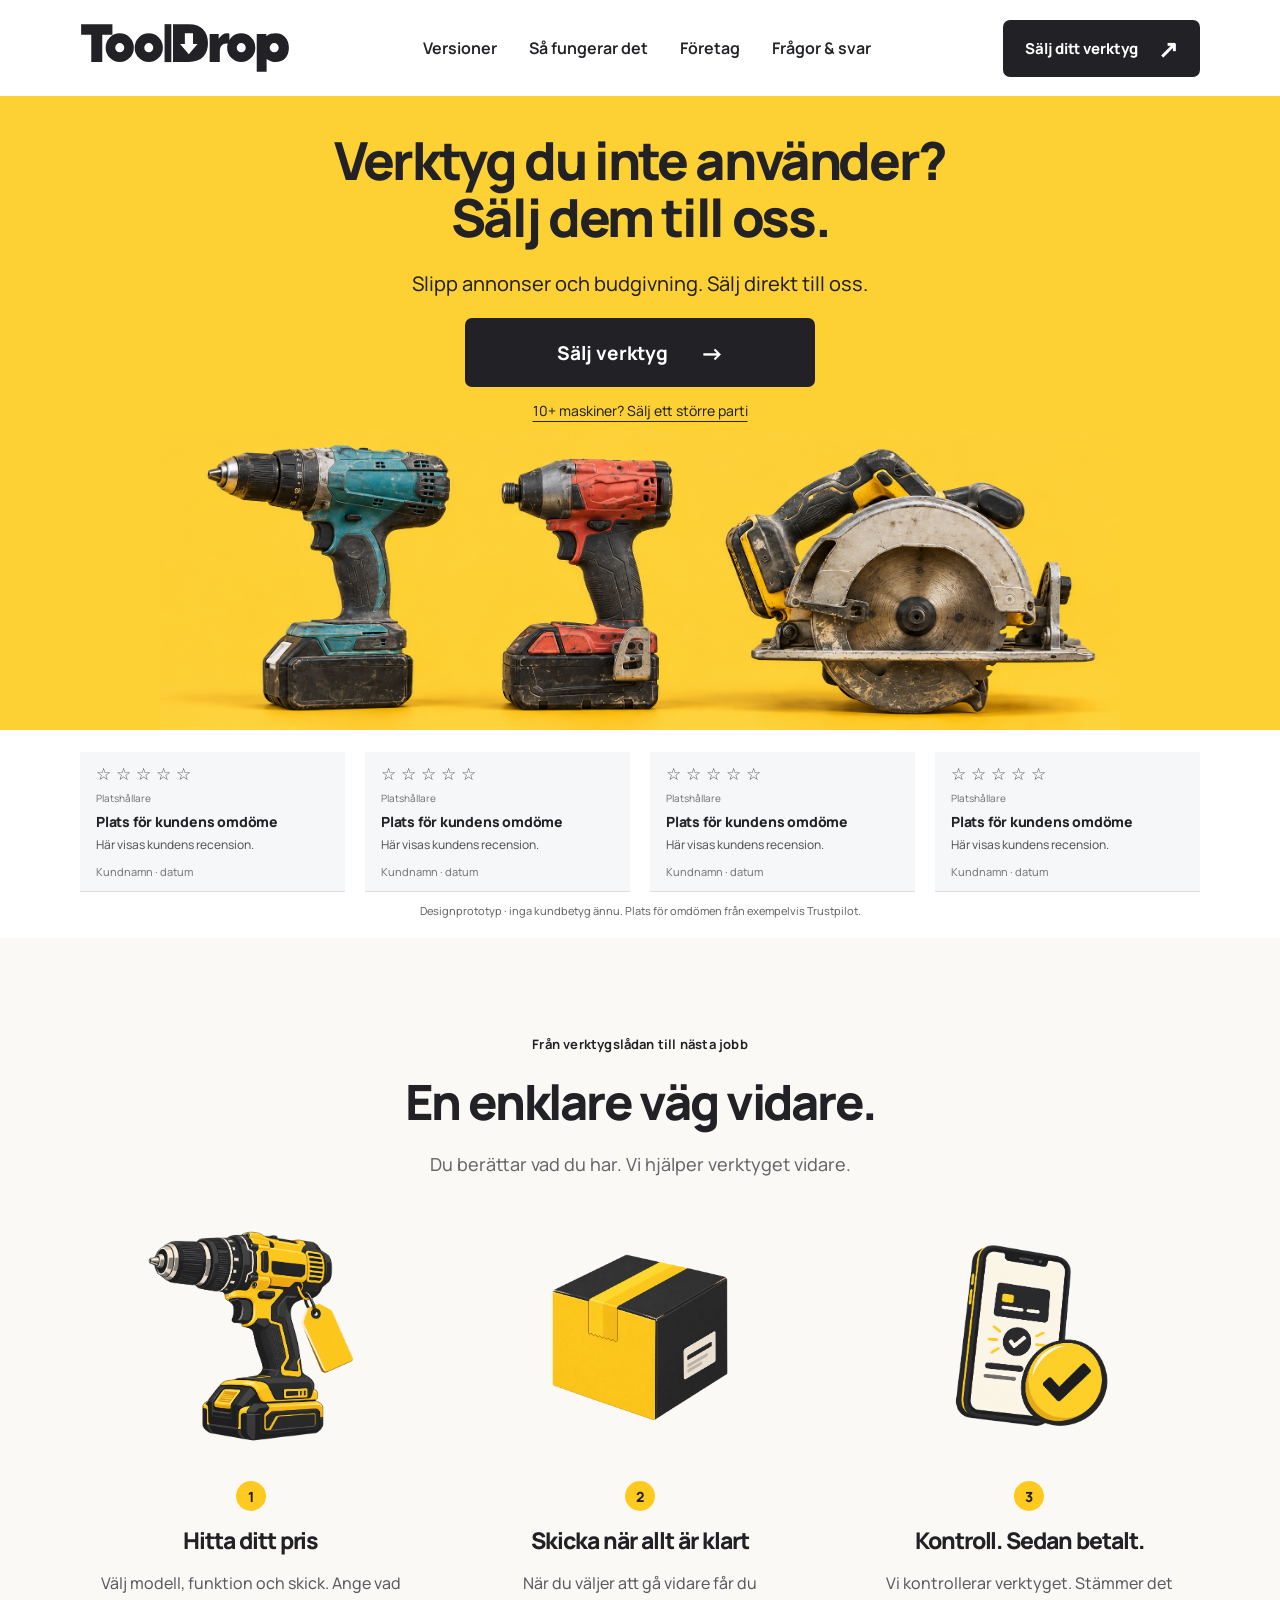
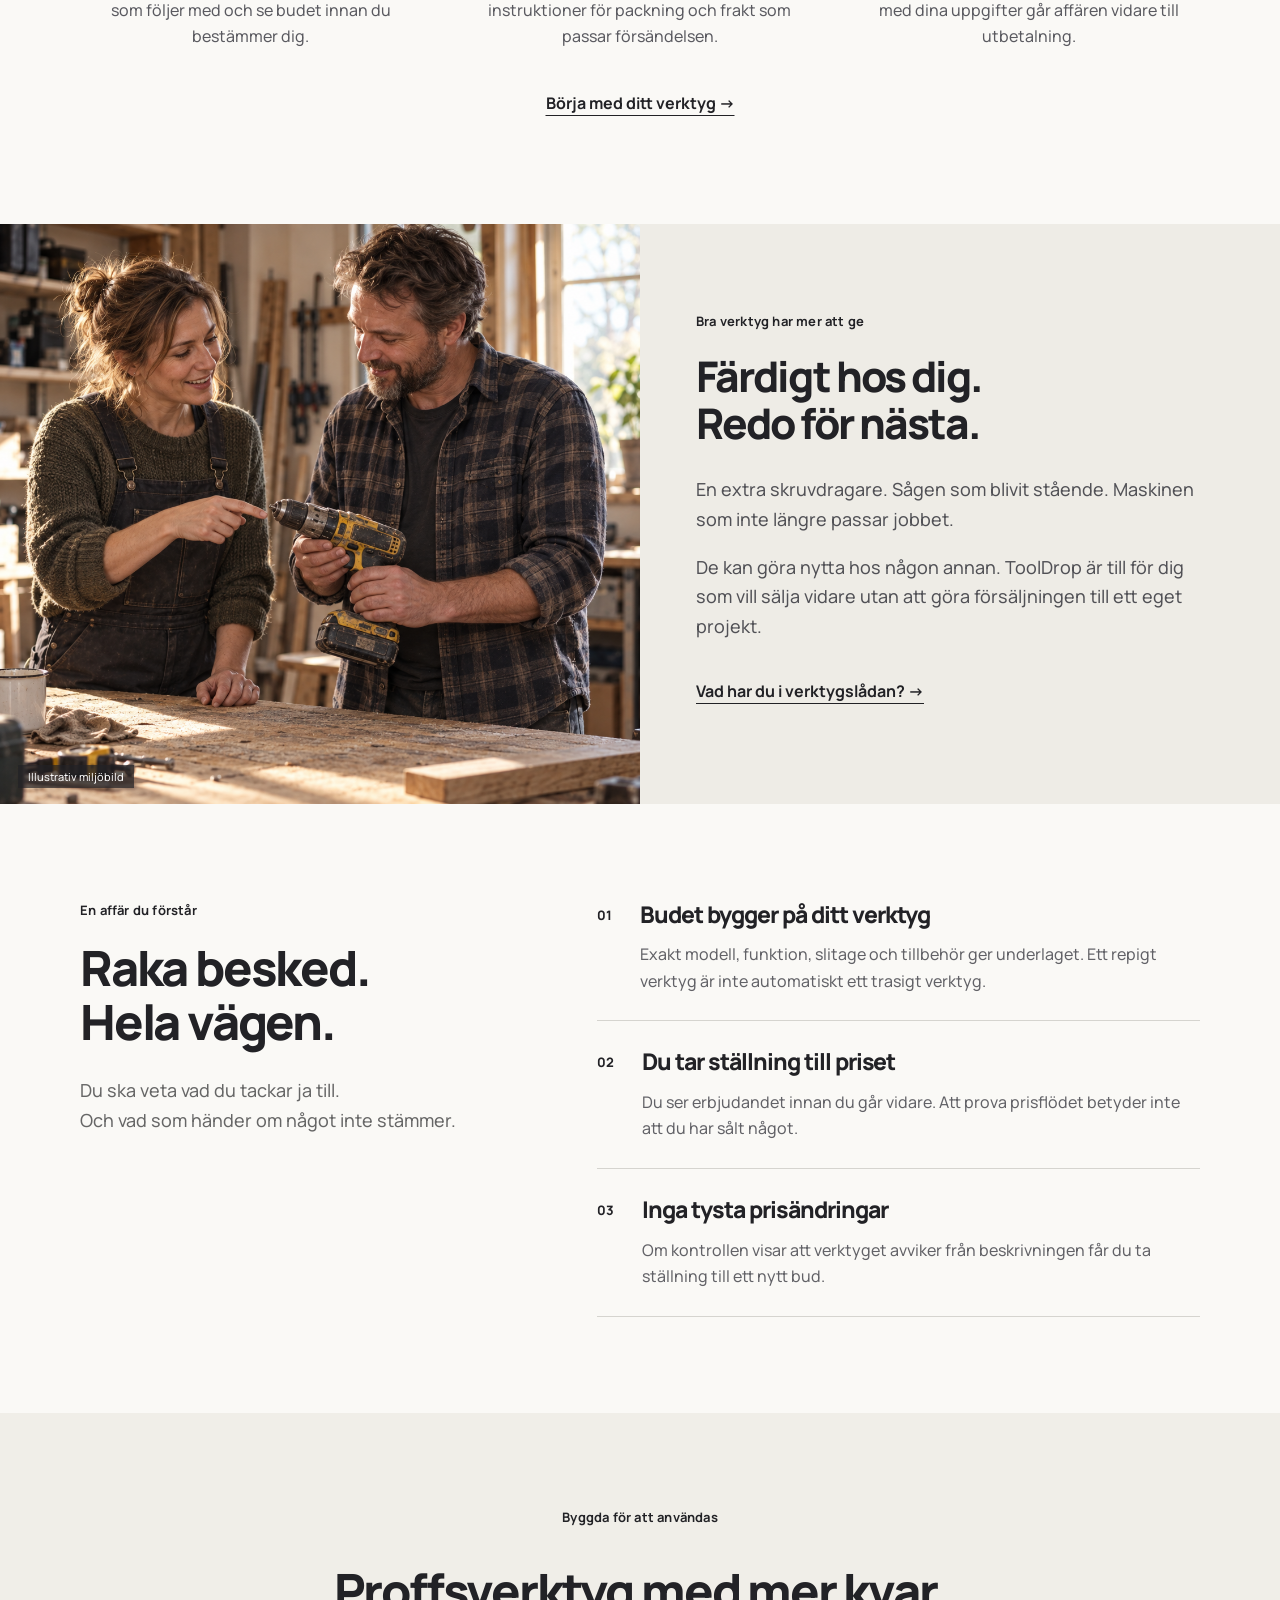
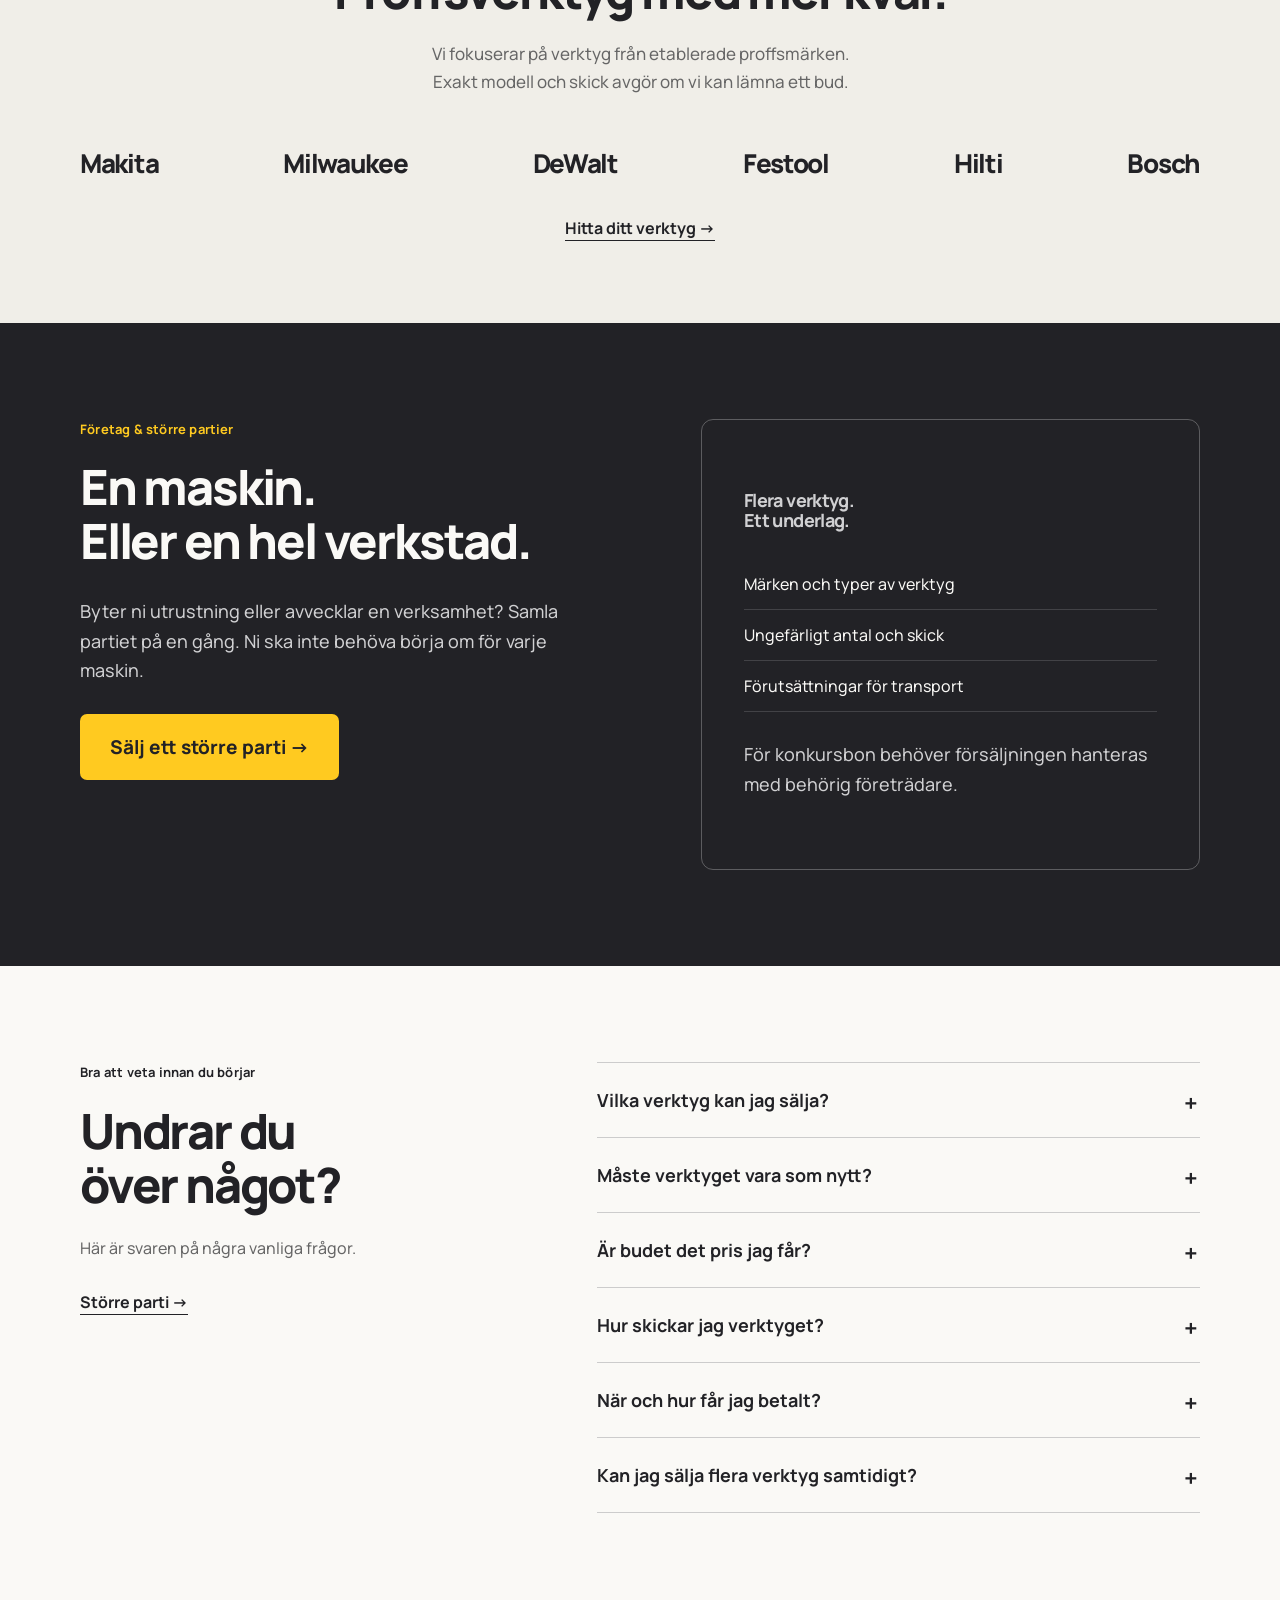
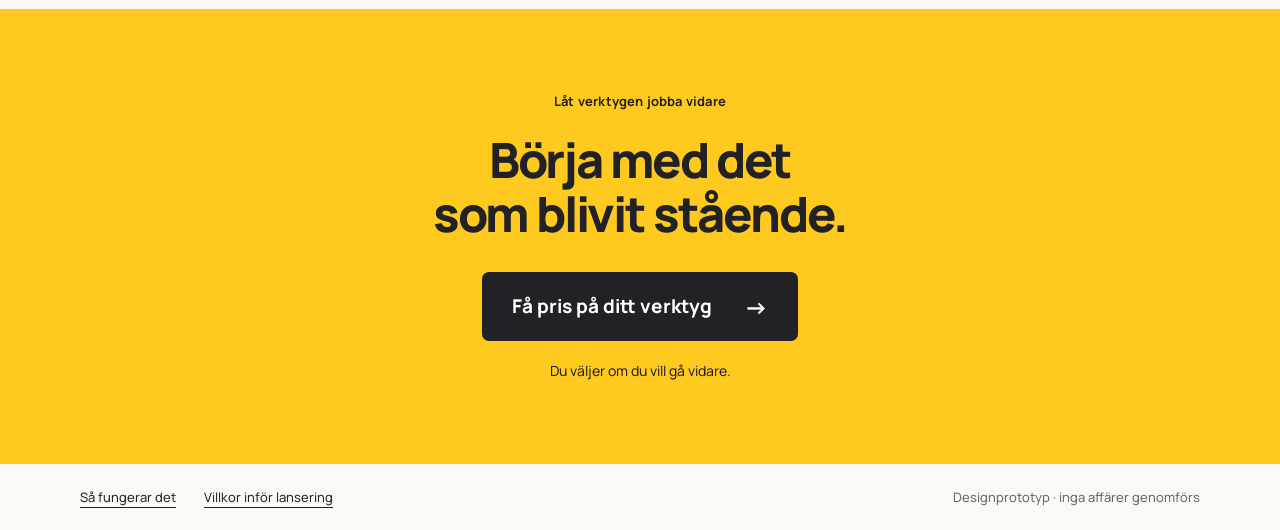
<file: index.html>
<!doctype html>
<html lang="sv"><head><meta charset="utf-8"><meta name="viewport" content="width=device-width,initial-scale=1"><meta name="robots" content="noindex,nofollow"><title>ToolDrop — sälj dina begagnade proffsverktyg</title><meta name="description" content="Verktyg du inte använder? Sälj dem till ToolDrop. Enklare försäljning av begagnade proffsverktyg för privatpersoner och företag."><link rel="stylesheet" href="home.css?v=short-cards-v04"></head><body>
<a class="skip" href="#main">Hoppa till innehållet</a>
<header><a class="brand" href="./" aria-label="ToolDrop startsida"><img src="assets/logo.svg" alt="ToolDrop" width="214" height="50"></a><nav aria-label="Huvudmeny"><a href="versions.html">Versioner</a><a href="sa-fungerar-det.html">Så fungerar det</a><a href="bulk.html">Företag</a><a href="fragor.html">Frågor & svar</a></nav><a class="btn small dark" href="flow.html">Sälj ditt verktyg <span aria-hidden="true">↗</span></a></header>
<main id="main"><section class="hero"><div class="hero-copy"><h1>Verktyg du inte använder?<br>Sälj dem till oss.</h1><p class="lead">Slipp annonser och budgivning. Sälj direkt till oss.</p><a class="btn dark hero-cta" href="flow.html">Sälj verktyg <span aria-hidden="true">→</span></a><a class="bulk-entry" href="bulk.html">10+ maskiner? Sälj ett större parti</a></div><img class="hero-tools" src="assets/hero-tools.png" alt="Begagnad Makita-skruvdragare, Milwaukee-slagskruvdragare och DeWalt-cirkelsåg" width="2243" height="701" fetchpriority="high"></section><section class="reviews compact-reviews" id="omdomen" aria-label="Kundrecensioner"><div class="review-track"><article><div class="review-stars" aria-label="Betyg saknas">☆ ☆ ☆ ☆ ☆</div><span class="review-demo">Platshållare</span><h3>Plats för kundens omdöme</h3><p>Här visas kundens recension.</p><div class="review-person">Kundnamn · datum</div></article><article><div class="review-stars" aria-label="Betyg saknas">☆ ☆ ☆ ☆ ☆</div><span class="review-demo">Platshållare</span><h3>Plats för kundens omdöme</h3><p>Här visas kundens recension.</p><div class="review-person">Kundnamn · datum</div></article><article><div class="review-stars" aria-label="Betyg saknas">☆ ☆ ☆ ☆ ☆</div><span class="review-demo">Platshållare</span><h3>Plats för kundens omdöme</h3><p>Här visas kundens recension.</p><div class="review-person">Kundnamn · datum</div></article><article><div class="review-stars" aria-label="Betyg saknas">☆ ☆ ☆ ☆ ☆</div><span class="review-demo">Platshållare</span><h3>Plats för kundens omdöme</h3><p>Här visas kundens recension.</p><div class="review-person">Kundnamn · datum</div></article></div><p class="review-summary">Designprototyp · inga kundbetyg ännu. Plats för omdömen från exempelvis Trustpilot.</p></section><section class="how section" id="sa-funkar-det"><div class="section-heading"><p class="eyebrow">Från verktygslådan till nästa jobb</p><h2>En enklare väg vidare.</h2><p>Du berättar vad du har. Vi hjälper verktyget vidare.</p></div><ol class="steps"><li><img class="step-art" src="assets/process-premium-1.png" alt="" width="300" height="250" loading="lazy"><span class="number">1</span><h3>Hitta ditt pris</h3><p>Välj modell, funktion och skick. Ange vad som följer med och se budet innan du bestämmer dig.</p></li><li><img class="step-art" src="assets/process-premium-2.png" alt="" width="300" height="250" loading="lazy"><span class="number">2</span><h3>Skicka när allt är klart</h3><p>När du väljer att gå vidare får du instruktioner för packning och frakt som passar försändelsen.</p></li><li><img class="step-art" src="assets/process-premium-3.png" alt="" width="300" height="250" loading="lazy"><span class="number">3</span><h3>Kontroll. Sedan betalt.</h3><p>Vi kontrollerar verktyget. Stämmer det med dina uppgifter går affären vidare till utbetalning.</p></li></ol><a class="text-link" href="flow.html">Börja med ditt verktyg →</a></section><section class="human"><div class="human-photo"><img src="assets/relationship.png" alt="Illustration av två personer som tittar på ett verktyg tillsammans i en verkstad" width="1536" height="1024" loading="lazy"><span>Illustrativ miljöbild</span></div><div class="human-copy"><p class="eyebrow">Bra verktyg har mer att ge</p><h2>Färdigt hos dig.<br>Redo för nästa.</h2><p>En extra skruvdragare. Sågen som blivit stående. Maskinen som inte längre passar jobbet.</p><p>De kan göra nytta hos någon annan. ToolDrop är till för dig som vill sälja vidare utan att göra försäljningen till ett eget projekt.</p><a class="text-link" href="flow.html">Vad har du i verktygslådan? →</a></div></section><section class="trust section" id="trygghet"><div><p class="eyebrow">En affär du förstår</p><h2>Raka besked.<br>Hela vägen.</h2><p class="intro">Du ska veta vad du tackar ja till.<br>Och vad som händer om något inte stämmer.</p></div><div class="trust-points"><article><span aria-hidden="true">01</span><div><h3>Budet bygger på ditt verktyg</h3><p>Exakt modell, funktion, slitage och tillbehör ger underlaget. Ett repigt verktyg är inte automatiskt ett trasigt verktyg.</p></div></article><article><span aria-hidden="true">02</span><div><h3>Du tar ställning till priset</h3><p>Du ser erbjudandet innan du går vidare. Att prova prisflödet betyder inte att du har sålt något.</p></div></article><article><span aria-hidden="true">03</span><div><h3>Inga tysta prisändringar</h3><p>Om kontrollen visar att verktyget avviker från beskrivningen får du ta ställning till ett nytt bud.</p></div></article></div></section><section class="brands section"><p class="eyebrow">Byggda för att användas</p><h2>Proffsverktyg med mer kvar.</h2><p>Vi fokuserar på verktyg från etablerade proffsmärken.<br>Exakt modell och skick avgör om vi kan lämna ett bud.</p><div class="brand-list" aria-label="Exempel på proffsmärken"><span>Makita</span><span>Milwaukee</span><span>DeWalt</span><span>Festool</span><span>Hilti</span><span>Bosch</span></div><a class="text-link" href="flow.html">Hitta ditt verktyg →</a></section><section class="business section" id="foretag"><div><p class="eyebrow">Företag & större partier</p><h2>En maskin.<br>Eller en hel verkstad.</h2><p>Byter ni utrustning eller avvecklar en verksamhet? Samla partiet på en gång. Ni ska inte behöva börja om för varje maskin.</p><a class="btn yellow" href="flow.html#bulk">Sälj ett större parti →</a></div><div class="business-note"><p class="big-number">Flera verktyg.<br>Ett underlag.</p><ul><li>Märken och typer av verktyg</li><li>Ungefärligt antal och skick</li><li>Förutsättningar för transport</li></ul><p class="fine">För konkursbon behöver försäljningen hanteras med behörig företrädare.</p></div></section><section class="faq section" id="fragor"><div><p class="eyebrow">Bra att veta innan du börjar</p><h2>Undrar du<br>över något?</h2><p>Här är svaren på några vanliga frågor.</p><a class="text-link" href="bulk.html">Större parti →</a></div><div class="questions"><details><summary>Vilka verktyg kan jag sälja?</summary><p>Vi fokuserar på begagnade proffsverktyg. Märke, exakt modell, funktion och skick avgör om vi kan köpa. Prototypen innehåller tre exempelmodeller att testa med.</p></details><details><summary>Måste verktyget vara som nytt?</summary><p>Nej. Slitage och funktion är olika saker. Ange hur verktyget fungerar och välj sedan den bild som bäst motsvarar nötningen på ytan. Trasiga eller otestade verktyg får i testflödet inget automatiskt bud.</p></details><details><summary>Är budet det pris jag får?</summary><p>Priset förutsätter att verktyget stämmer med din beskrivning. Om vår kontroll visar en avvikelse får du ta ställning till ett nytt bud innan affären går vidare. Alla belopp i den här prototypen är exempel, inte riktiga bud.</p></details><details><summary>Hur skickar jag verktyget?</summary><p>Vänta på instruktioner för just din försändelse. Batterityp, skick och vad som ska skickas påverkar packning och frakt. Prototypen skapar ingen fraktsedel.</p></details><details><summary>När och hur får jag betalt?</summary><p>Utbetalning är tänkt att ske efter godkänd kontroll. Planen är Swish till privatpersoner och banköverföring till företag. Tider och villkor behöver fastställas före lansering. Inga betalningar görs i prototypen.</p></details><details><summary>Kan jag sälja flera verktyg samtidigt?</summary><p>Ja. Lägg till fler verktyg i prisflödet för ett samlat ärende, eller välj bulkspåret för ett större parti.</p></details></div></section><section class="closing"><p class="eyebrow">Låt verktygen jobba vidare</p><h2>Börja med det<br>som blivit stående.</h2><a class="btn dark" href="flow.html">Få pris på ditt verktyg <span aria-hidden="true">→</span></a><p>Du väljer om du vill gå vidare.</p></section></main><footer class="compact-footer"><a href="sa-fungerar-det.html">Så fungerar det</a><a href="villkor.html">Villkor inför lansering</a><span>Designprototyp · inga affärer genomförs</span></footer></body></html>
</file>
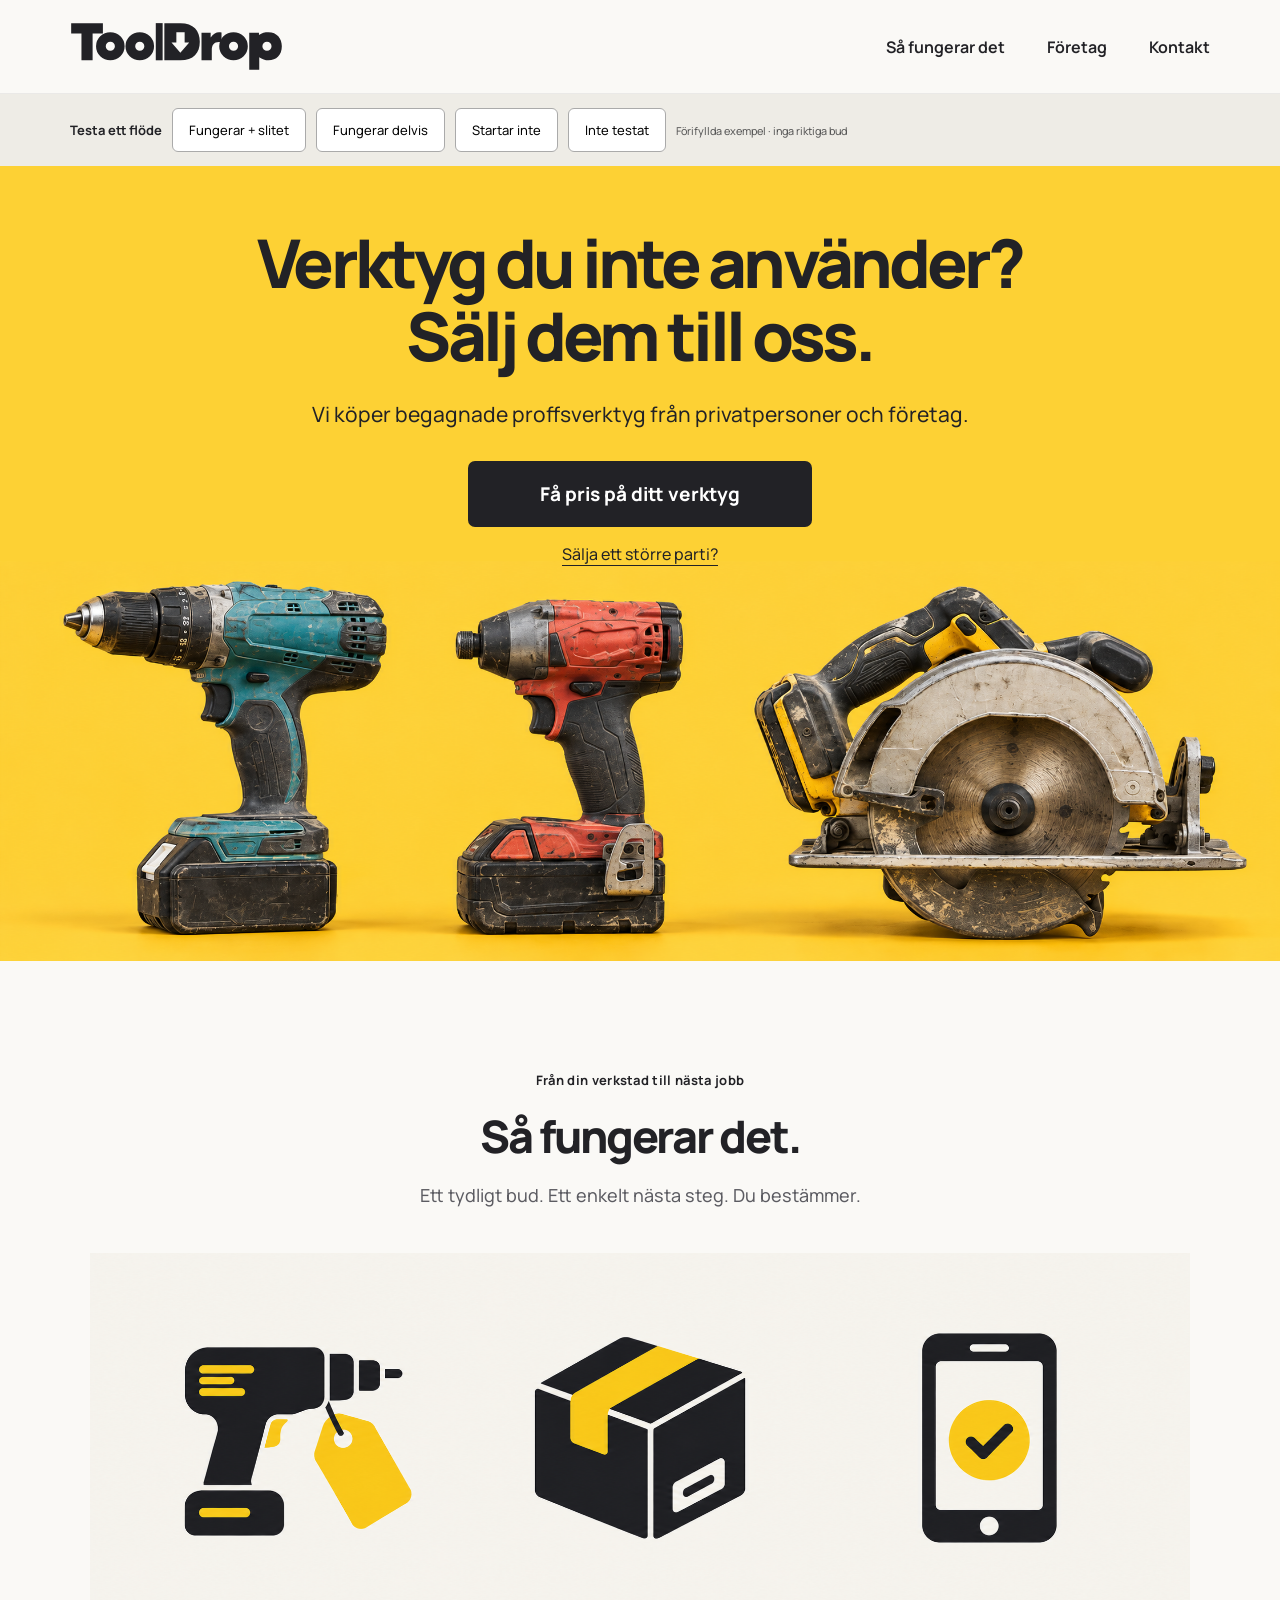
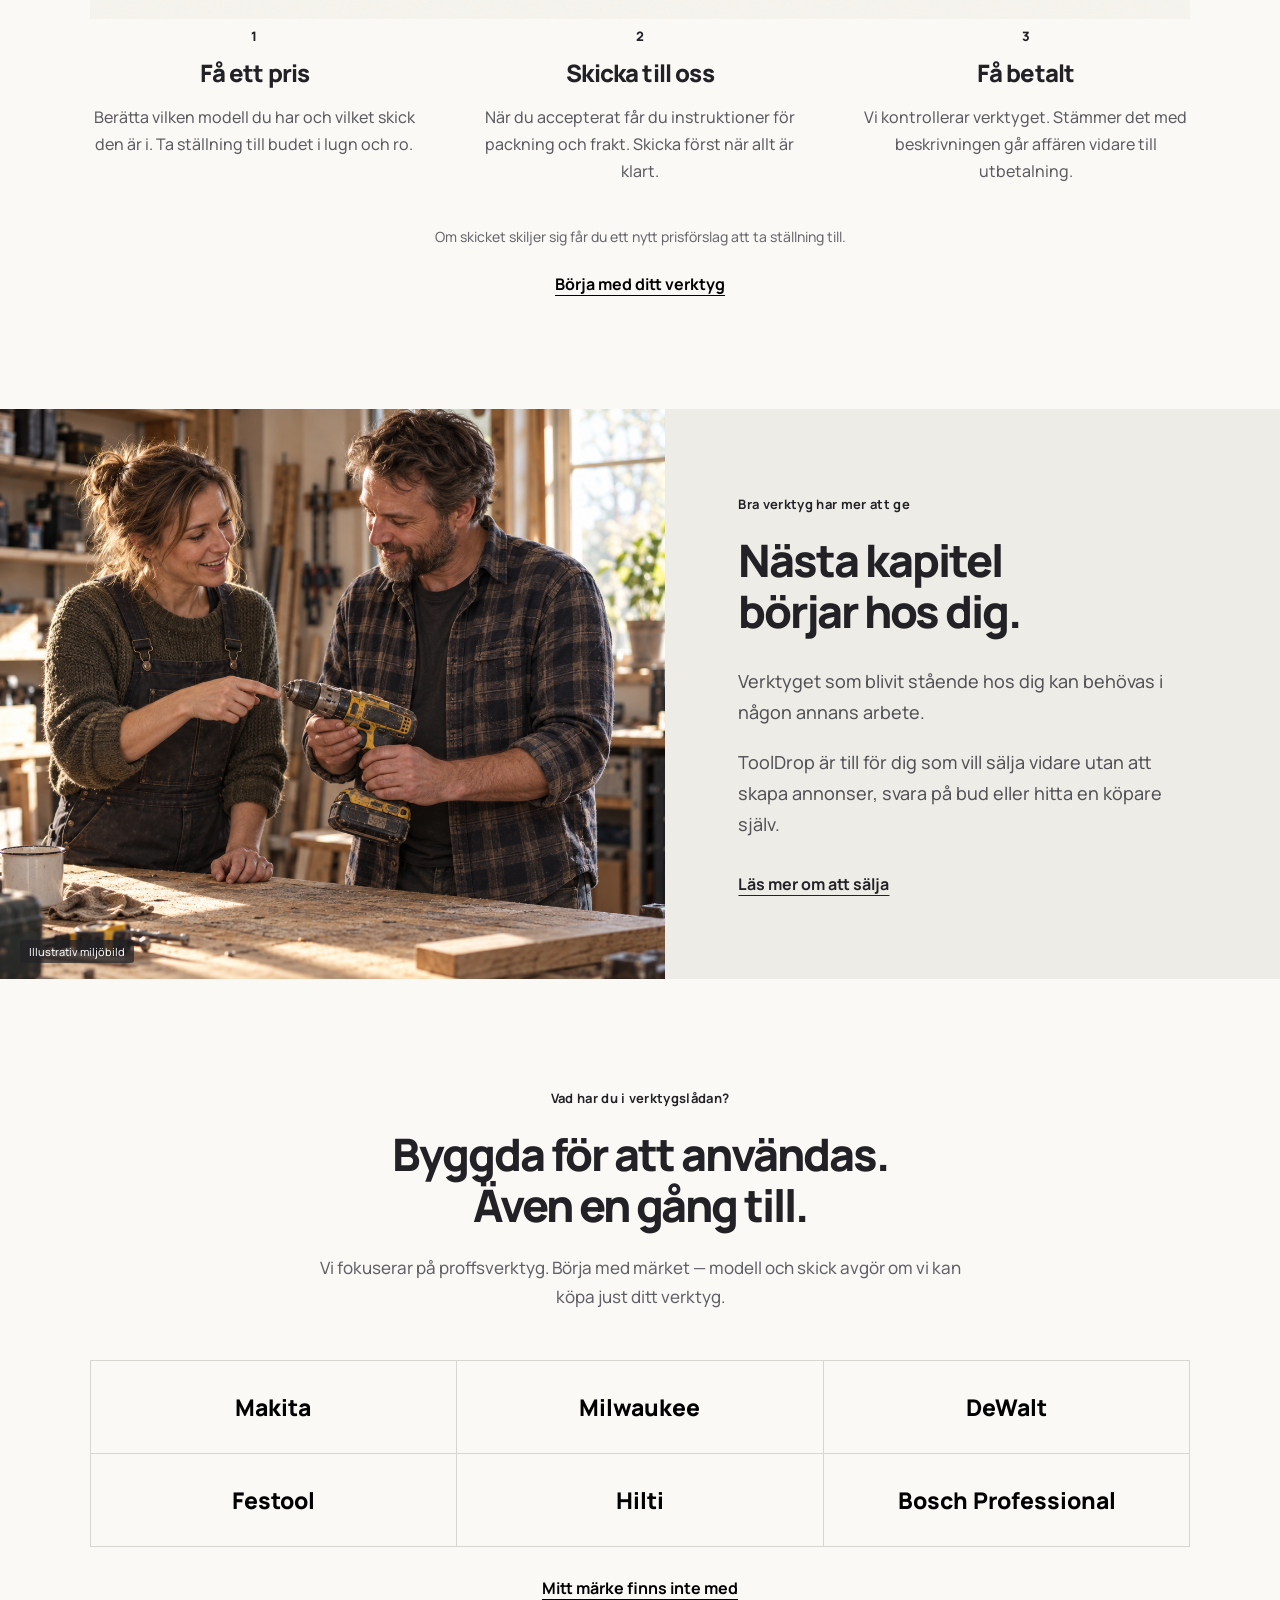
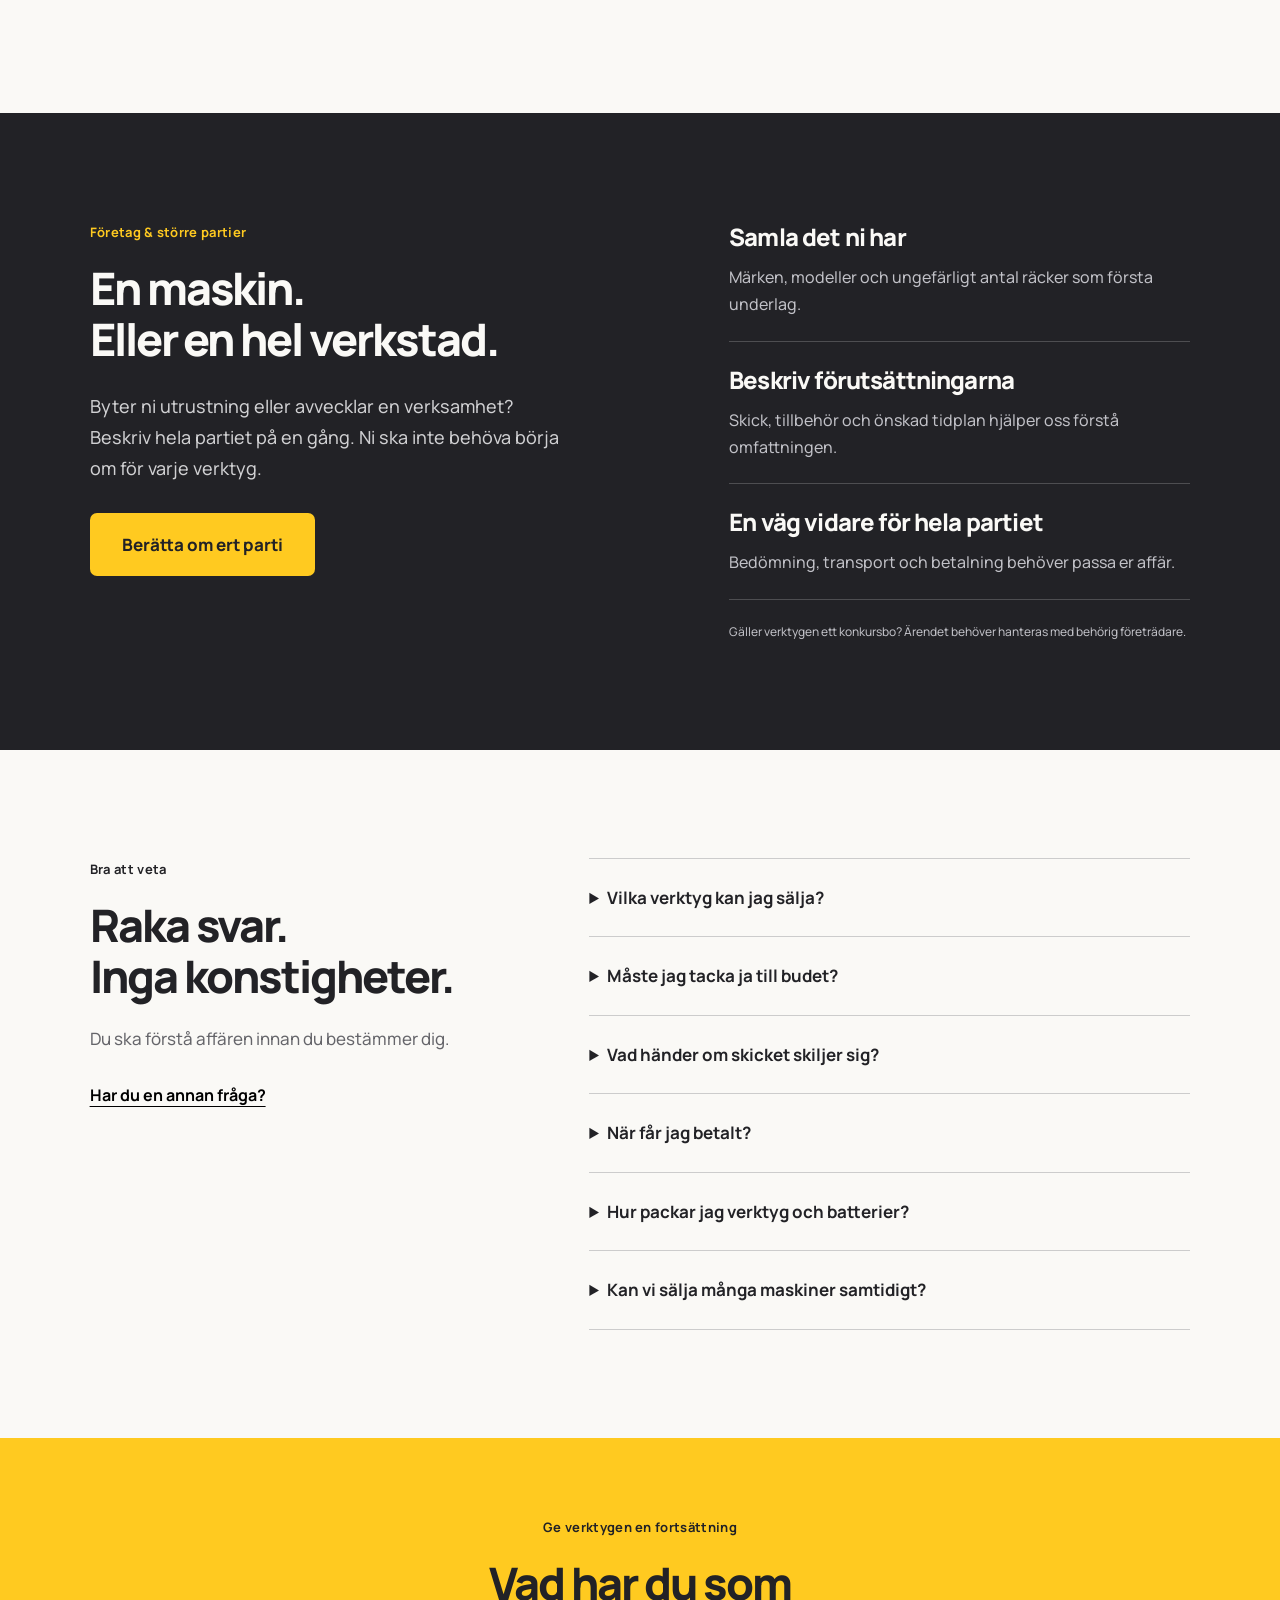
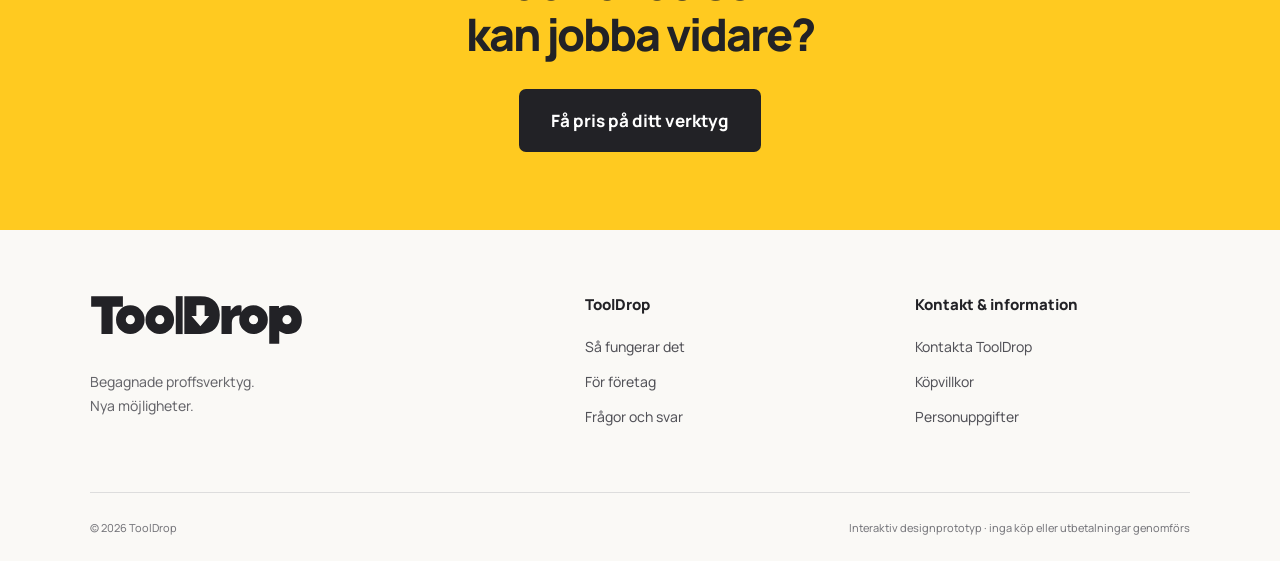
<file: versions/v02/index.html>
<!doctype html>
<html lang="sv">
  <head>
    <meta charset="UTF-8" />
    <meta name="viewport" content="width=device-width, initial-scale=1.0" />
    <title>ToolDrop — sälj dina begagnade proffsverktyg</title>
    <meta name="description" content="Sälj begagnade proffsverktyg till ToolDrop. En tydlig väg från verktyg till prisförslag, kontroll och betalning." />
    <meta name="robots" content="noindex,nofollow" />
    <script type="module" crossorigin src="./assets/index-DiXWbOF2.js"></script>
    <link rel="stylesheet" crossorigin href="./assets/index-DLygj6bH.css">
  </head>
  <body>
    <div id="root"></div>
  </body>
</html>
</file>
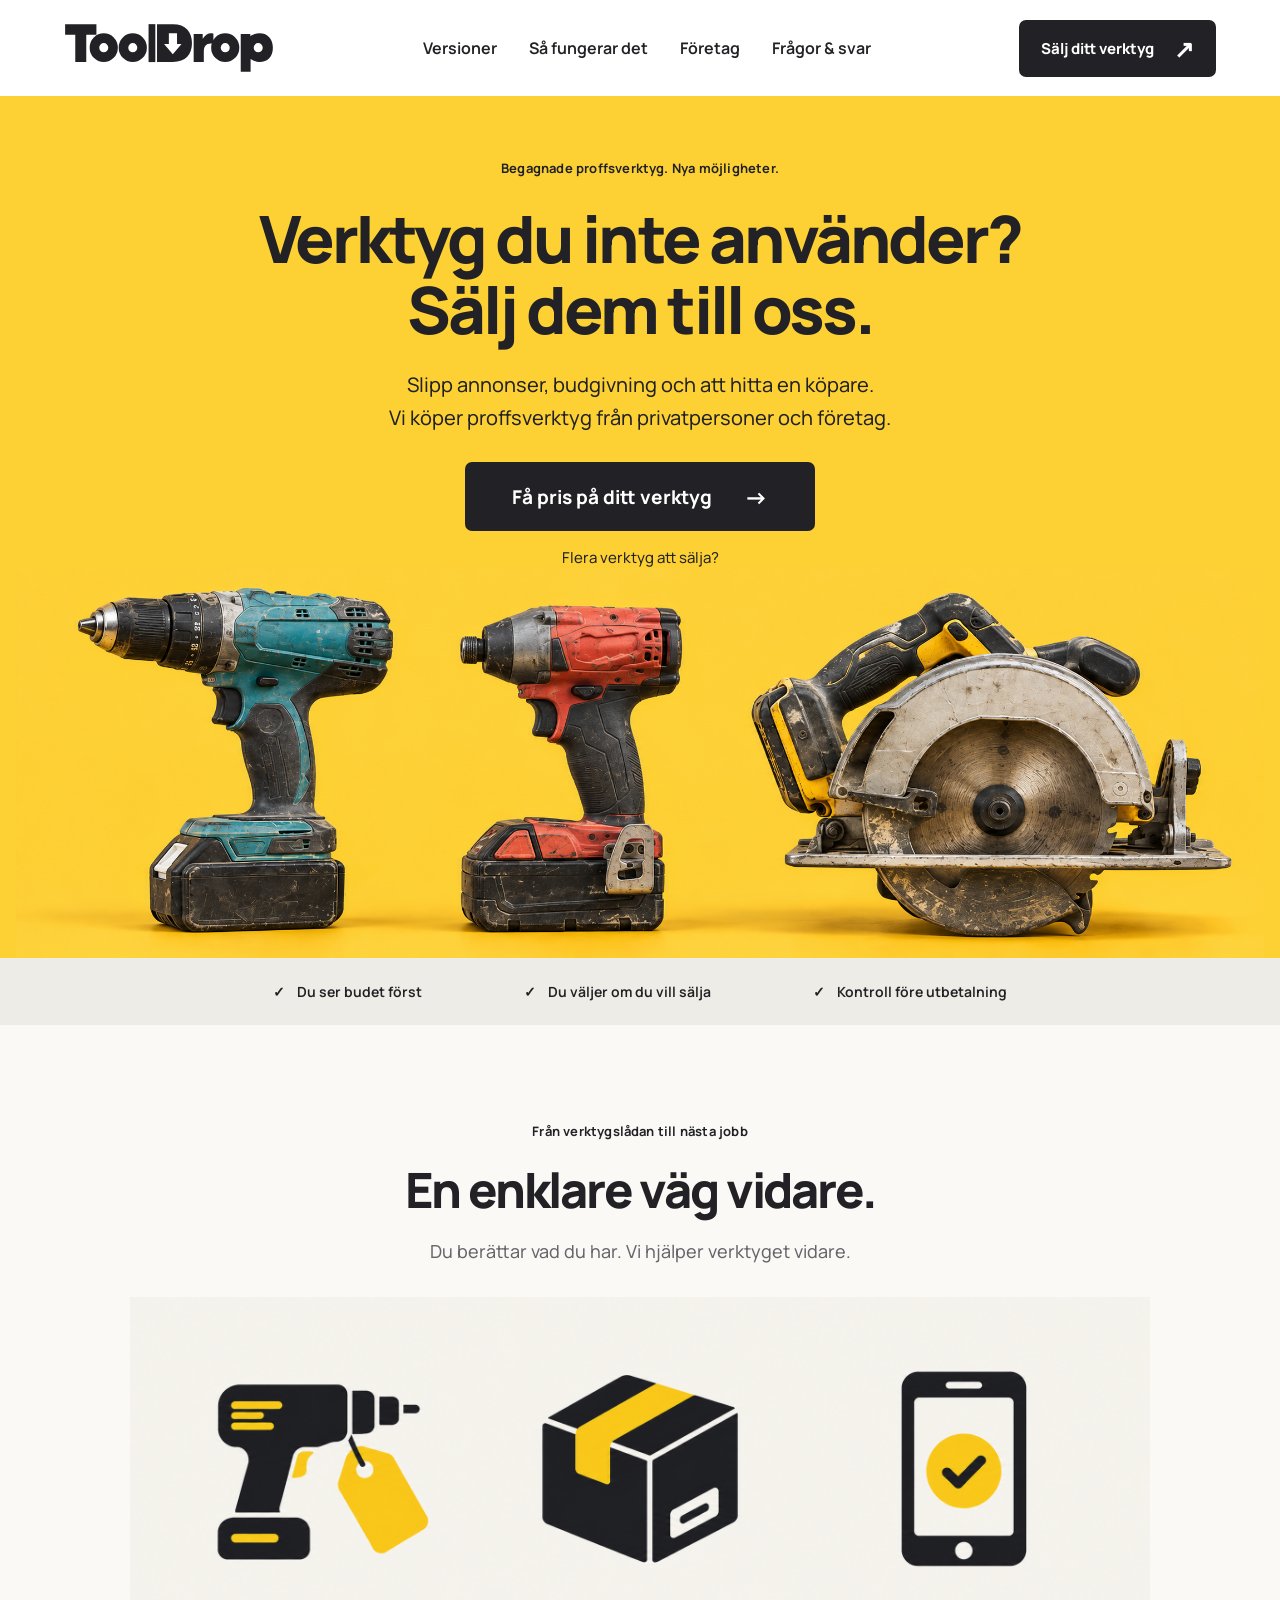
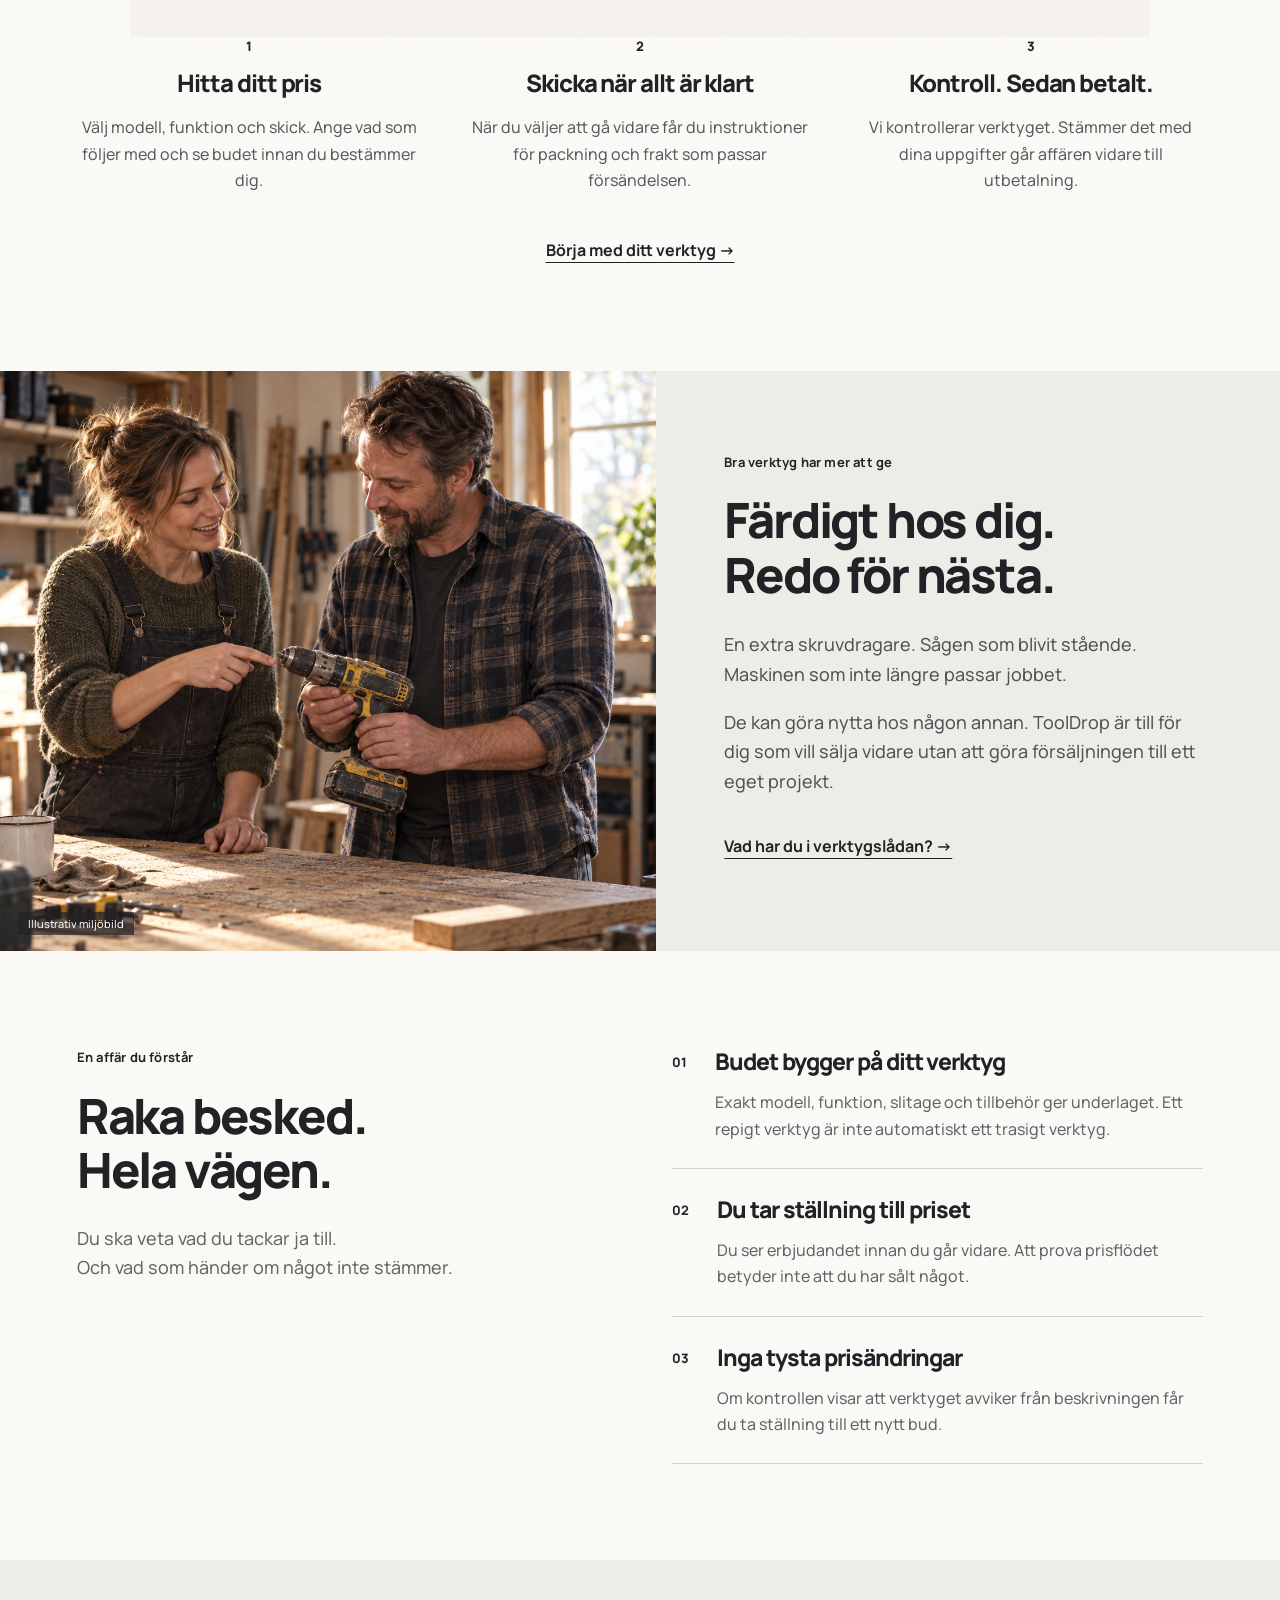
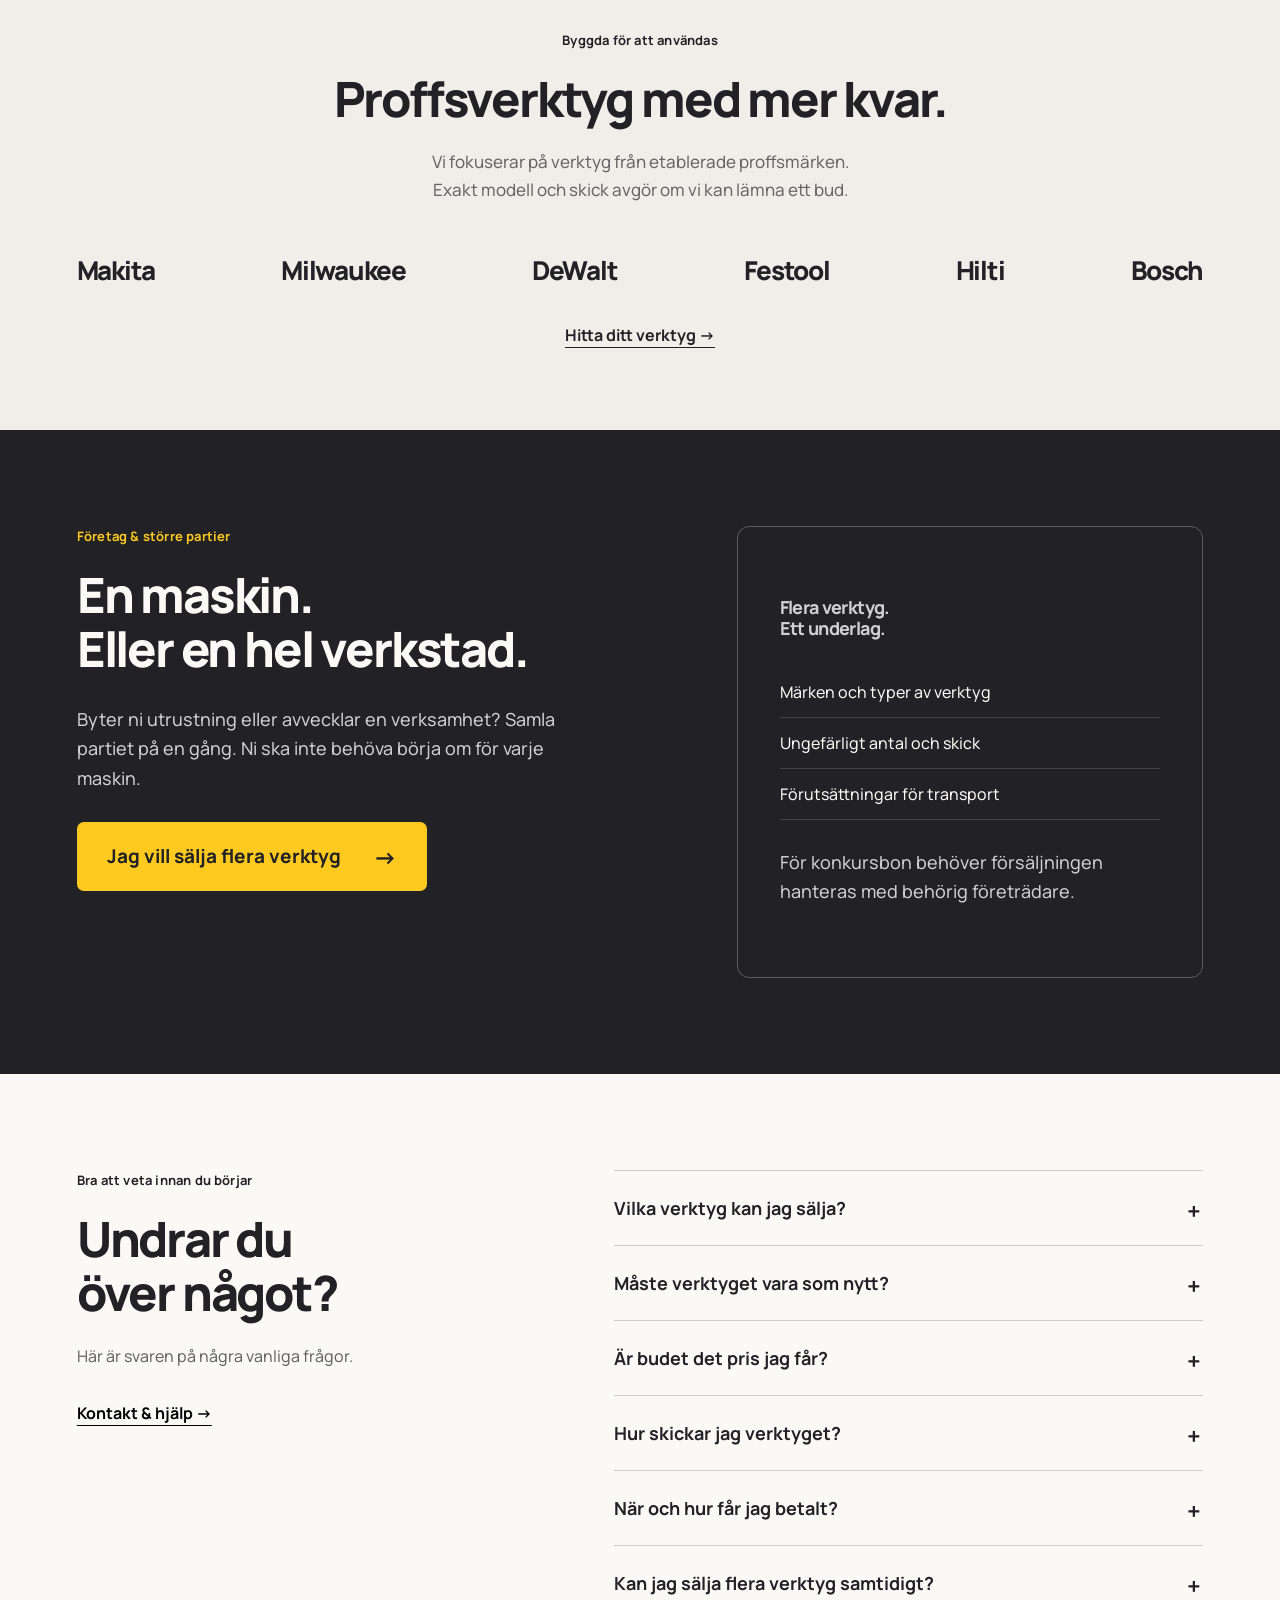
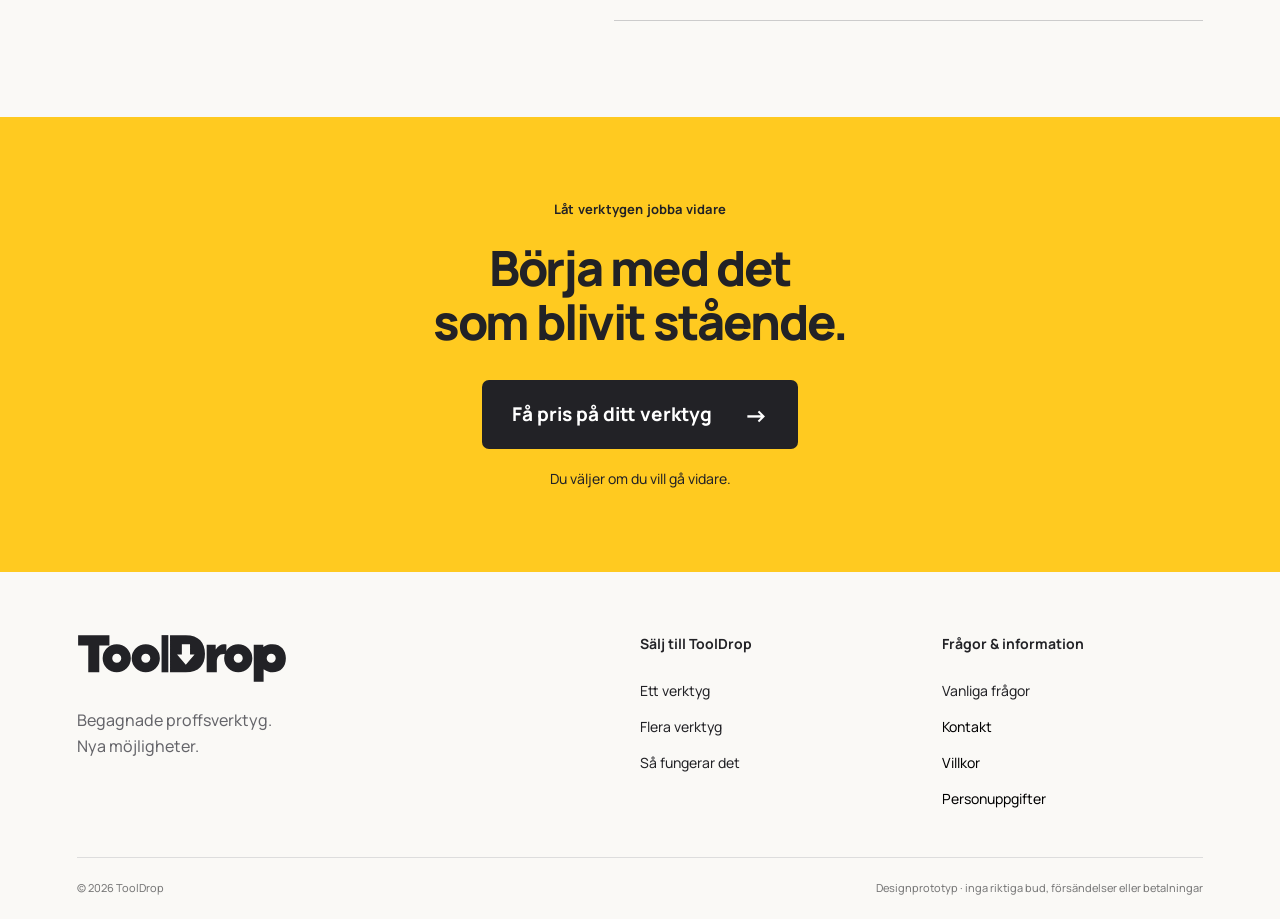
<file: versions/v03/index.html>
<!doctype html>
<html lang="sv"><head><meta charset="utf-8"><meta name="viewport" content="width=device-width,initial-scale=1"><meta name="robots" content="noindex,nofollow"><title>ToolDrop — sälj dina begagnade proffsverktyg</title><meta name="description" content="Verktyg du inte använder? Sälj dem till ToolDrop. Enklare försäljning av begagnade proffsverktyg för privatpersoner och företag."><link rel="stylesheet" href="home.css"></head><body>
<a class="skip" href="#main">Hoppa till innehållet</a>
<header><a class="brand" href="./" aria-label="ToolDrop startsida"><img src="assets/logo.svg" alt="ToolDrop" width="214" height="50"></a><nav aria-label="Huvudmeny"><a href="../../versions.html">Versioner</a><a href="#sa-funkar-det">Så fungerar det</a><a href="#foretag">Företag</a><a href="#fragor">Frågor & svar</a></nav><a class="btn small dark" href="flow.html">Sälj ditt verktyg <span aria-hidden="true">↗</span></a></header>
<main id="main"><section class="hero"><div class="hero-copy"><p class="eyebrow">Begagnade proffsverktyg. Nya möjligheter.</p><h1>Verktyg du inte använder?<br>Sälj dem till oss.</h1><p class="lead">Slipp annonser, budgivning och att hitta en köpare.<br>Vi köper proffsverktyg från privatpersoner och företag.</p><a class="btn dark hero-cta" href="flow.html">Få pris på ditt verktyg <span aria-hidden="true">→</span></a><a class="bulk-link" href="#foretag">Flera verktyg att sälja?</a></div><img class="hero-tools" src="assets/hero-tools.png" alt="Begagnad Makita-skruvdragare, Milwaukee-slagskruvdragare och DeWalt-cirkelsåg" width="2243" height="701" fetchpriority="high"></section>
<div class="promise-strip"><span>Du ser budet först</span><span>Du väljer om du vill sälja</span><span>Kontroll före utbetalning</span></div>
<section class="how section" id="sa-funkar-det"><div class="section-heading"><p class="eyebrow">Från verktygslådan till nästa jobb</p><h2>En enklare väg vidare.</h2><p>Du berättar vad du har. Vi hjälper verktyget vidare.</p></div><img class="process-art" src="assets/process-icons.png" alt="" width="2172" height="724" loading="lazy"><ol class="steps"><li><span class="number">1</span><h3>Hitta ditt pris</h3><p>Välj modell, funktion och skick. Ange vad som följer med och se budet innan du bestämmer dig.</p></li><li><span class="number">2</span><h3>Skicka när allt är klart</h3><p>När du väljer att gå vidare får du instruktioner för packning och frakt som passar försändelsen.</p></li><li><span class="number">3</span><h3>Kontroll. Sedan betalt.</h3><p>Vi kontrollerar verktyget. Stämmer det med dina uppgifter går affären vidare till utbetalning.</p></li></ol><a class="text-link" href="flow.html">Börja med ditt verktyg →</a></section>
<section class="human"><div class="human-photo"><img src="assets/relationship.png" alt="Illustration av två personer som tittar på ett verktyg tillsammans i en verkstad" width="1536" height="1024" loading="lazy"><span>Illustrativ miljöbild</span></div><div class="human-copy"><p class="eyebrow">Bra verktyg har mer att ge</p><h2>Färdigt hos dig.<br>Redo för nästa.</h2><p>En extra skruvdragare. Sågen som blivit stående. Maskinen som inte längre passar jobbet.</p><p>De kan göra nytta hos någon annan. ToolDrop är till för dig som vill sälja vidare utan att göra försäljningen till ett eget projekt.</p><a class="text-link" href="flow.html">Vad har du i verktygslådan? →</a></div></section>
<section class="trust section" id="trygghet"><div><p class="eyebrow">En affär du förstår</p><h2>Raka besked.<br>Hela vägen.</h2><p class="intro">Du ska veta vad du tackar ja till.<br>Och vad som händer om något inte stämmer.</p></div><div class="trust-points"><article><span aria-hidden="true">01</span><div><h3>Budet bygger på ditt verktyg</h3><p>Exakt modell, funktion, slitage och tillbehör ger underlaget. Ett repigt verktyg är inte automatiskt ett trasigt verktyg.</p></div></article><article><span aria-hidden="true">02</span><div><h3>Du tar ställning till priset</h3><p>Du ser erbjudandet innan du går vidare. Att prova prisflödet betyder inte att du har sålt något.</p></div></article><article><span aria-hidden="true">03</span><div><h3>Inga tysta prisändringar</h3><p>Om kontrollen visar att verktyget avviker från beskrivningen får du ta ställning till ett nytt bud.</p></div></article></div></section>
<section class="brands section"><p class="eyebrow">Byggda för att användas</p><h2>Proffsverktyg med mer kvar.</h2><p>Vi fokuserar på verktyg från etablerade proffsmärken.<br>Exakt modell och skick avgör om vi kan lämna ett bud.</p><div class="brand-list" aria-label="Exempel på proffsmärken"><span>Makita</span><span>Milwaukee</span><span>DeWalt</span><span>Festool</span><span>Hilti</span><span>Bosch</span></div><a class="text-link" href="flow.html">Hitta ditt verktyg →</a></section>
<section class="business section" id="foretag"><div><p class="eyebrow">Företag & större partier</p><h2>En maskin.<br>Eller en hel verkstad.</h2><p>Byter ni utrustning eller avvecklar en verksamhet? Samla partiet på en gång. Ni ska inte behöva börja om för varje maskin.</p><button class="btn yellow" data-dialog="business">Jag vill sälja flera verktyg <span aria-hidden="true">→</span></button></div><div class="business-note"><p class="big-number">Flera verktyg.<br>Ett underlag.</p><ul><li>Märken och typer av verktyg</li><li>Ungefärligt antal och skick</li><li>Förutsättningar för transport</li></ul><p class="fine">För konkursbon behöver försäljningen hanteras med behörig företrädare.</p></div></section>
<section class="faq section" id="fragor"><div><p class="eyebrow">Bra att veta innan du börjar</p><h2>Undrar du<br>över något?</h2><p>Här är svaren på några vanliga frågor.</p><button class="text-link" data-dialog="contact">Kontakt & hjälp →</button></div><div class="questions"><details><summary>Vilka verktyg kan jag sälja?</summary><p>Vi fokuserar på begagnade proffsverktyg. Märke, exakt modell, funktion och skick avgör om vi kan köpa. Prototypen innehåller tre exempelmodeller att testa med.</p></details><details><summary>Måste verktyget vara som nytt?</summary><p>Nej. Slitage och funktion är olika saker. Ange hur verktyget fungerar och välj sedan den bild som bäst motsvarar nötningen på ytan. Trasiga eller otestade verktyg får i testflödet inget automatiskt bud.</p></details><details><summary>Är budet det pris jag får?</summary><p>Priset förutsätter att verktyget stämmer med din beskrivning. Om vår kontroll visar en avvikelse får du ta ställning till ett nytt bud innan affären går vidare. Alla belopp i den här prototypen är exempel, inte riktiga bud.</p></details><details><summary>Hur skickar jag verktyget?</summary><p>Vänta på instruktioner för just din försändelse. Batterityp, skick och vad som ska skickas påverkar packning och frakt. Prototypen skapar ingen fraktsedel.</p></details><details><summary>När och hur får jag betalt?</summary><p>Utbetalning är tänkt att ske efter godkänd kontroll. Planen är Swish till privatpersoner och banköverföring till företag. Tider och villkor behöver fastställas före lansering. Inga betalningar görs i prototypen.</p></details><details><summary>Kan jag sälja flera verktyg samtidigt?</summary><p>Ja, använd ingången för företag och större partier. Beskriv omfattningen som ett samlat underlag. I prototypen kan du testa ett kort formulär utan att skicka något.</p></details></div></section>
<section class="closing"><p class="eyebrow">Låt verktygen jobba vidare</p><h2>Börja med det<br>som blivit stående.</h2><a class="btn dark" href="flow.html">Få pris på ditt verktyg <span aria-hidden="true">→</span></a><p>Du väljer om du vill gå vidare.</p></section></main>
<footer><div class="footer-main"><div><img src="assets/logo.svg" width="214" height="50" alt="ToolDrop"><p>Begagnade proffsverktyg.<br>Nya möjligheter.</p></div><div><strong>Sälj till ToolDrop</strong><a href="flow.html">Ett verktyg</a><a href="#foretag">Flera verktyg</a><a href="#sa-funkar-det">Så fungerar det</a></div><div><strong>Frågor & information</strong><a href="#fragor">Vanliga frågor</a><button data-dialog="contact">Kontakt</button><button data-dialog="terms">Villkor</button><button data-dialog="privacy">Personuppgifter</button></div></div><div class="footer-bottom"><span>© 2026 ToolDrop</span><span>Designprototyp · inga riktiga bud, försändelser eller betalningar</span></div></footer>
<dialog id="info" aria-labelledby="dialog-title"><button class="close" aria-label="Stäng">Stäng ✕</button><div id="dialog-content"></div></dialog><script src="home.js"></script></body></html>
</file>
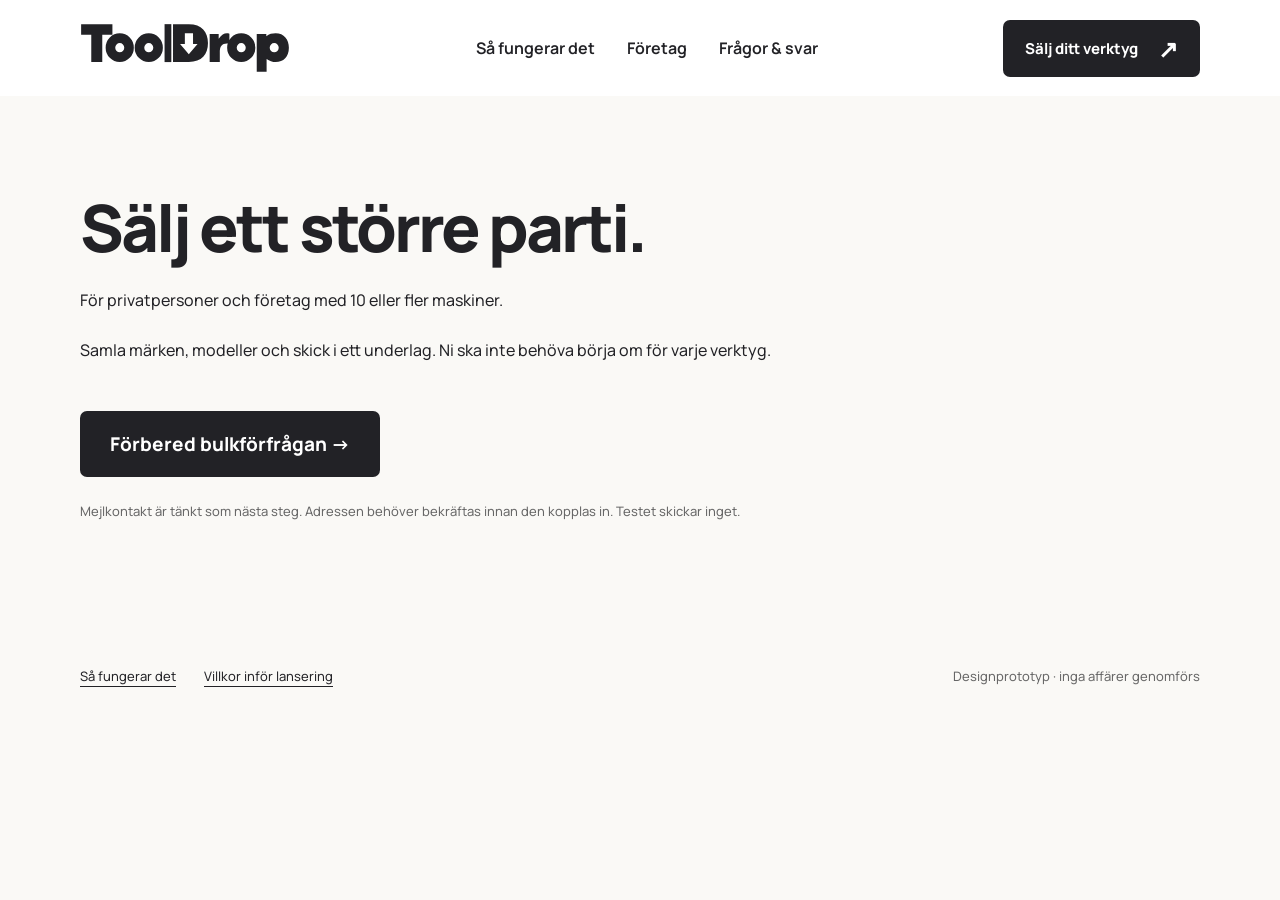
<file: bulk.html>
<!doctype html>
<html lang="sv"><head><meta charset="utf-8"><meta name="viewport" content="width=device-width,initial-scale=1"><meta name="robots" content="noindex,nofollow"><title>ToolDrop — sälj dina begagnade proffsverktyg</title><meta name="description" content="Verktyg du inte använder? Sälj dem till ToolDrop. Enklare försäljning av begagnade proffsverktyg för privatpersoner och företag."><link rel="stylesheet" href="home.css?v=trust-integrated"></head><body>
<a class="skip" href="#main">Hoppa till innehållet</a>
<header><a class="brand" href="./" aria-label="ToolDrop startsida"><img src="assets/logo.svg" alt="ToolDrop" width="214" height="50"></a><nav aria-label="Huvudmeny"><a href="sa-fungerar-det.html">Så fungerar det</a><a href="bulk.html">Företag</a><a href="fragor.html">Frågor & svar</a></nav><a class="btn small dark" href="flow.html">Sälj ditt verktyg <span aria-hidden="true">↗</span></a></header>
<main id="main"><section class="section"><h1>Sälj ett större parti.</h1><p class="lead">För privatpersoner och företag med 10 eller fler maskiner.</p><p>Samla märken, modeller och skick i ett underlag. Ni ska inte behöva börja om för varje verktyg.</p><a class="btn dark" href="flow.html#bulk">Förbered bulkförfrågan →</a><p class="minor">Mejlkontakt är tänkt som nästa steg. Adressen behöver bekräftas innan den kopplas in. Testet skickar inget.</p></section></main><footer class="compact-footer"><a href="sa-fungerar-det.html">Så fungerar det</a><a href="villkor.html">Villkor inför lansering</a><span>Designprototyp · inga affärer genomförs</span></footer></body></html>
</file>
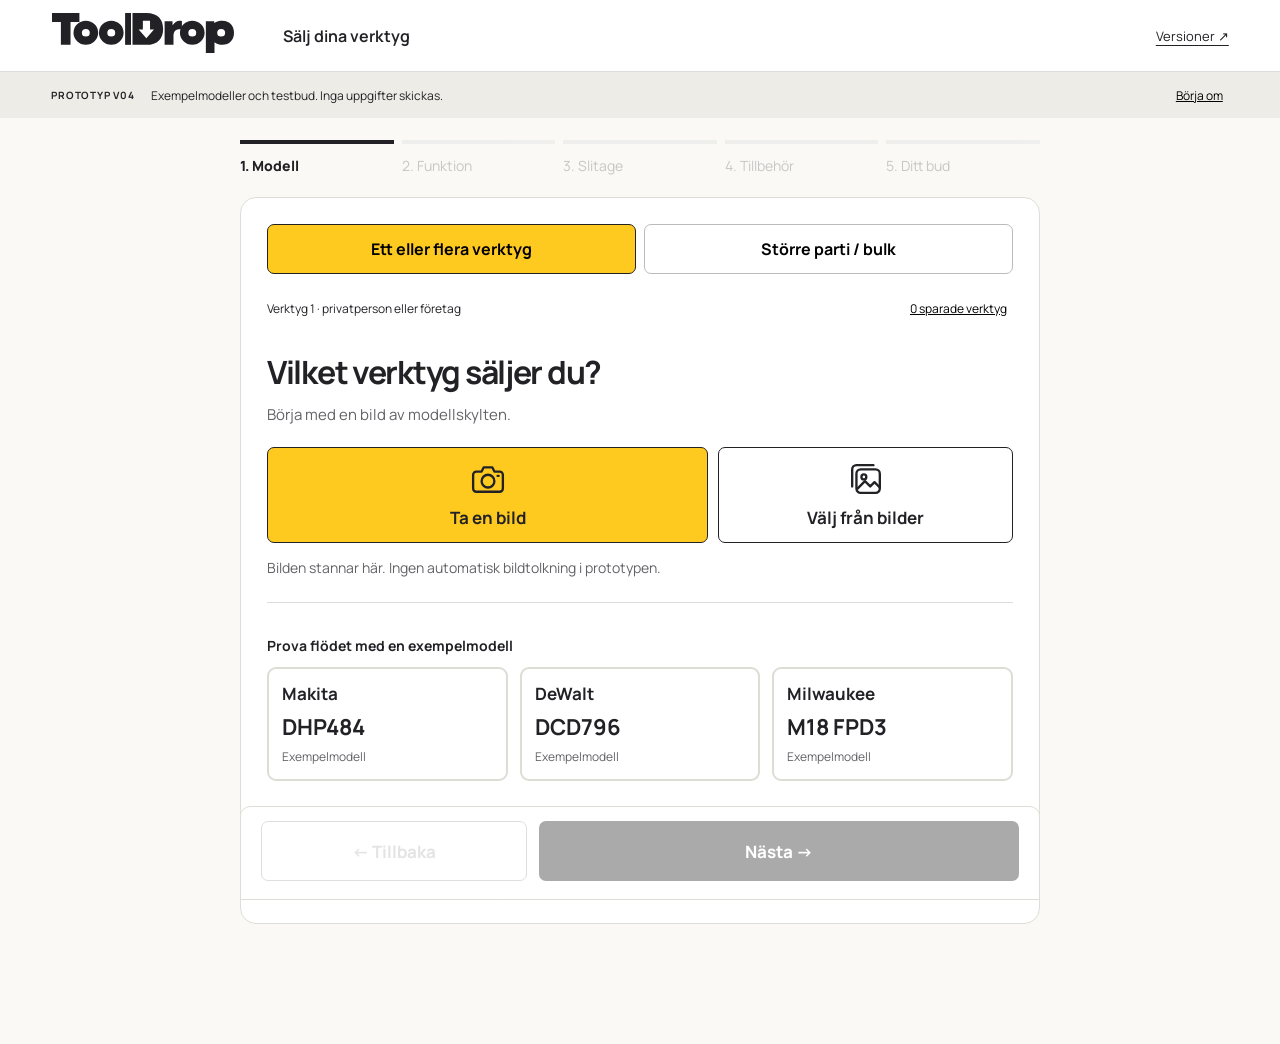
<file: flow.html>
<!doctype html><html lang="sv"><head><meta charset="utf-8"><meta name="viewport" content="width=device-width,initial-scale=1"><meta name="robots" content="noindex,nofollow"><title>ToolDrop — nytt säljflöde v03</title><link rel="stylesheet" href="style.css?v=local-v04"></head><body><header><a href="#" id="home" aria-label="ToolDrop, börja om"><img src="assets/logo.svg" alt="ToolDrop"></a><span>Sälj dina verktyg</span><a href="versions.html">Versioner ↗</a></header><div class="demo-bar"><strong>PROTOTYP V04</strong><span>Exempelmodeller och testbud. Inga uppgifter skickas.</span><button id="reset">Börja om</button></div><main><aside class="context"><p class="eyebrow">Från din verkstad<br>till nästa jobb.</p><h1>Ett bra verktyg<br>har mer att ge.</h1><div id="passport"></div><div class="assurance"><span class="shield">✓</span><div><strong>Du bestämmer.</strong><p>Se budet först. Välj sedan om du vill gå vidare.</p></div></div><a class="old" href="versions/v02/">Öppna tidigare prototyp</a></aside><section class="workspace" aria-label="Sälj ditt verktyg"><nav id="progress" aria-label="Dina steg"></nav><div class="panel"><div id="content"></div><div id="actions" class="actions"></div></div></section></main><script src="app.js?v=local-v04"></script></body></html>
</file>
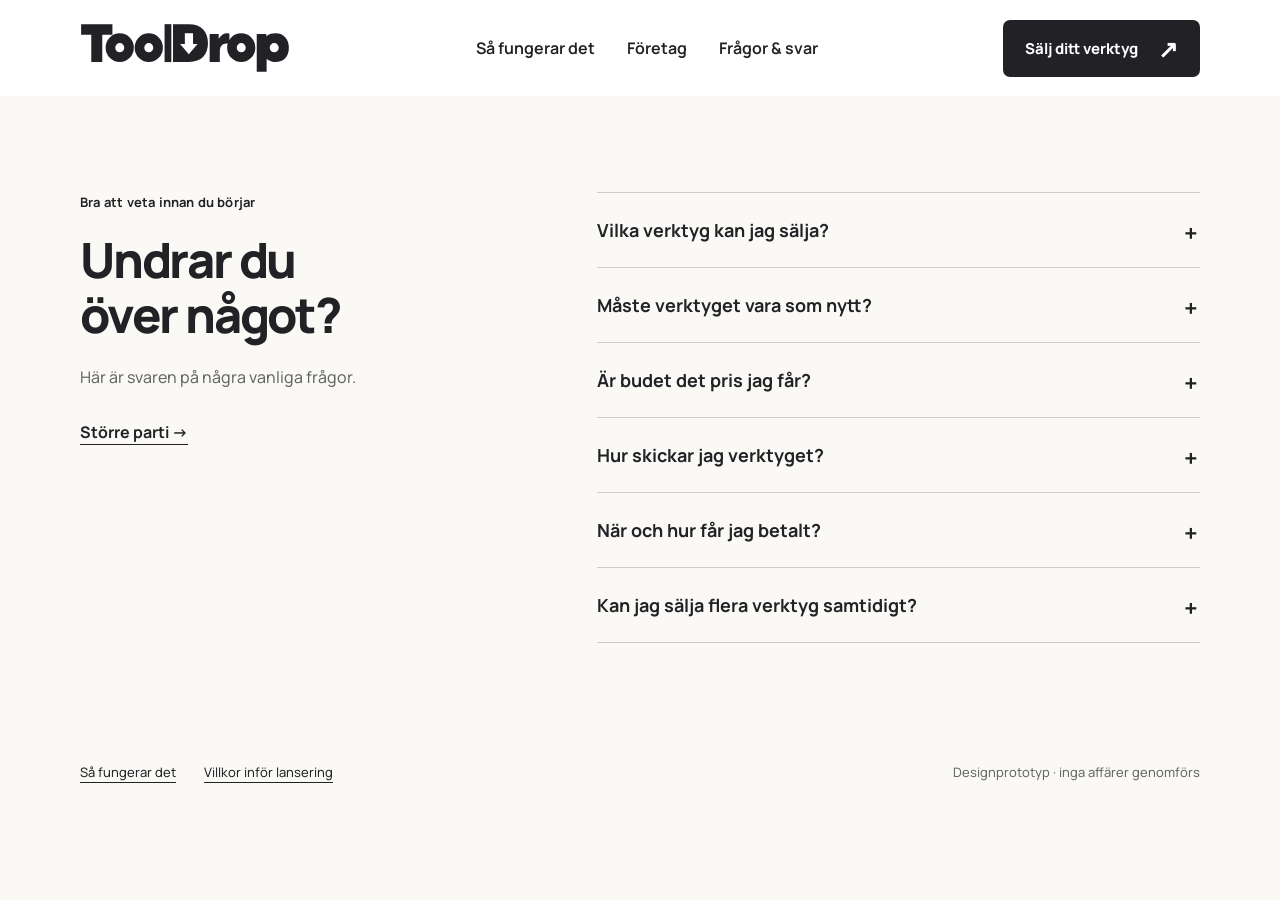
<file: fragor.html>
<!doctype html>
<html lang="sv"><head><meta charset="utf-8"><meta name="viewport" content="width=device-width,initial-scale=1"><meta name="robots" content="noindex,nofollow"><title>ToolDrop — sälj dina begagnade proffsverktyg</title><meta name="description" content="Verktyg du inte använder? Sälj dem till ToolDrop. Enklare försäljning av begagnade proffsverktyg för privatpersoner och företag."><link rel="stylesheet" href="home.css?v=trust-integrated"></head><body>
<a class="skip" href="#main">Hoppa till innehållet</a>
<header><a class="brand" href="./" aria-label="ToolDrop startsida"><img src="assets/logo.svg" alt="ToolDrop" width="214" height="50"></a><nav aria-label="Huvudmeny"><a href="sa-fungerar-det.html">Så fungerar det</a><a href="bulk.html">Företag</a><a href="fragor.html">Frågor & svar</a></nav><a class="btn small dark" href="flow.html">Sälj ditt verktyg <span aria-hidden="true">↗</span></a></header>
<main id="main"><section class="faq section" id="fragor"><div><p class="eyebrow">Bra att veta innan du börjar</p><h2>Undrar du<br>över något?</h2><p>Här är svaren på några vanliga frågor.</p><a href="bulk.html" class="text-link">Större parti →</a></div><div class="questions"><details><summary>Vilka verktyg kan jag sälja?</summary><p>Vi fokuserar på begagnade proffsverktyg. Märke, exakt modell, funktion och skick avgör om vi kan köpa. Prototypen innehåller tre exempelmodeller att testa med.</p></details><details><summary>Måste verktyget vara som nytt?</summary><p>Nej. Slitage och funktion är olika saker. Ange hur verktyget fungerar och välj sedan den bild som bäst motsvarar nötningen på ytan. Trasiga eller otestade verktyg får i testflödet inget automatiskt bud.</p></details><details><summary>Är budet det pris jag får?</summary><p>Priset förutsätter att verktyget stämmer med din beskrivning. Om vår kontroll visar en avvikelse får du ta ställning till ett nytt bud innan affären går vidare. Alla belopp i den här prototypen är exempel, inte riktiga bud.</p></details><details><summary>Hur skickar jag verktyget?</summary><p>Vänta på instruktioner för just din försändelse. Batterityp, skick och vad som ska skickas påverkar packning och frakt. Prototypen skapar ingen fraktsedel.</p></details><details><summary>När och hur får jag betalt?</summary><p>Utbetalning är tänkt att ske efter godkänd kontroll. Planen är Swish till privatpersoner och banköverföring till företag. Tider och villkor behöver fastställas före lansering. Inga betalningar görs i prototypen.</p></details><details><summary>Kan jag sälja flera verktyg samtidigt?</summary><p>Ja, använd ingången för företag och större partier. Beskriv omfattningen som ett samlat underlag. I prototypen kan du testa ett kort formulär utan att skicka något.</p></details></div></section></main><footer class="compact-footer"><a href="sa-fungerar-det.html">Så fungerar det</a><a href="villkor.html">Villkor inför lansering</a><span>Designprototyp · inga affärer genomförs</span></footer></body></html>
</file>
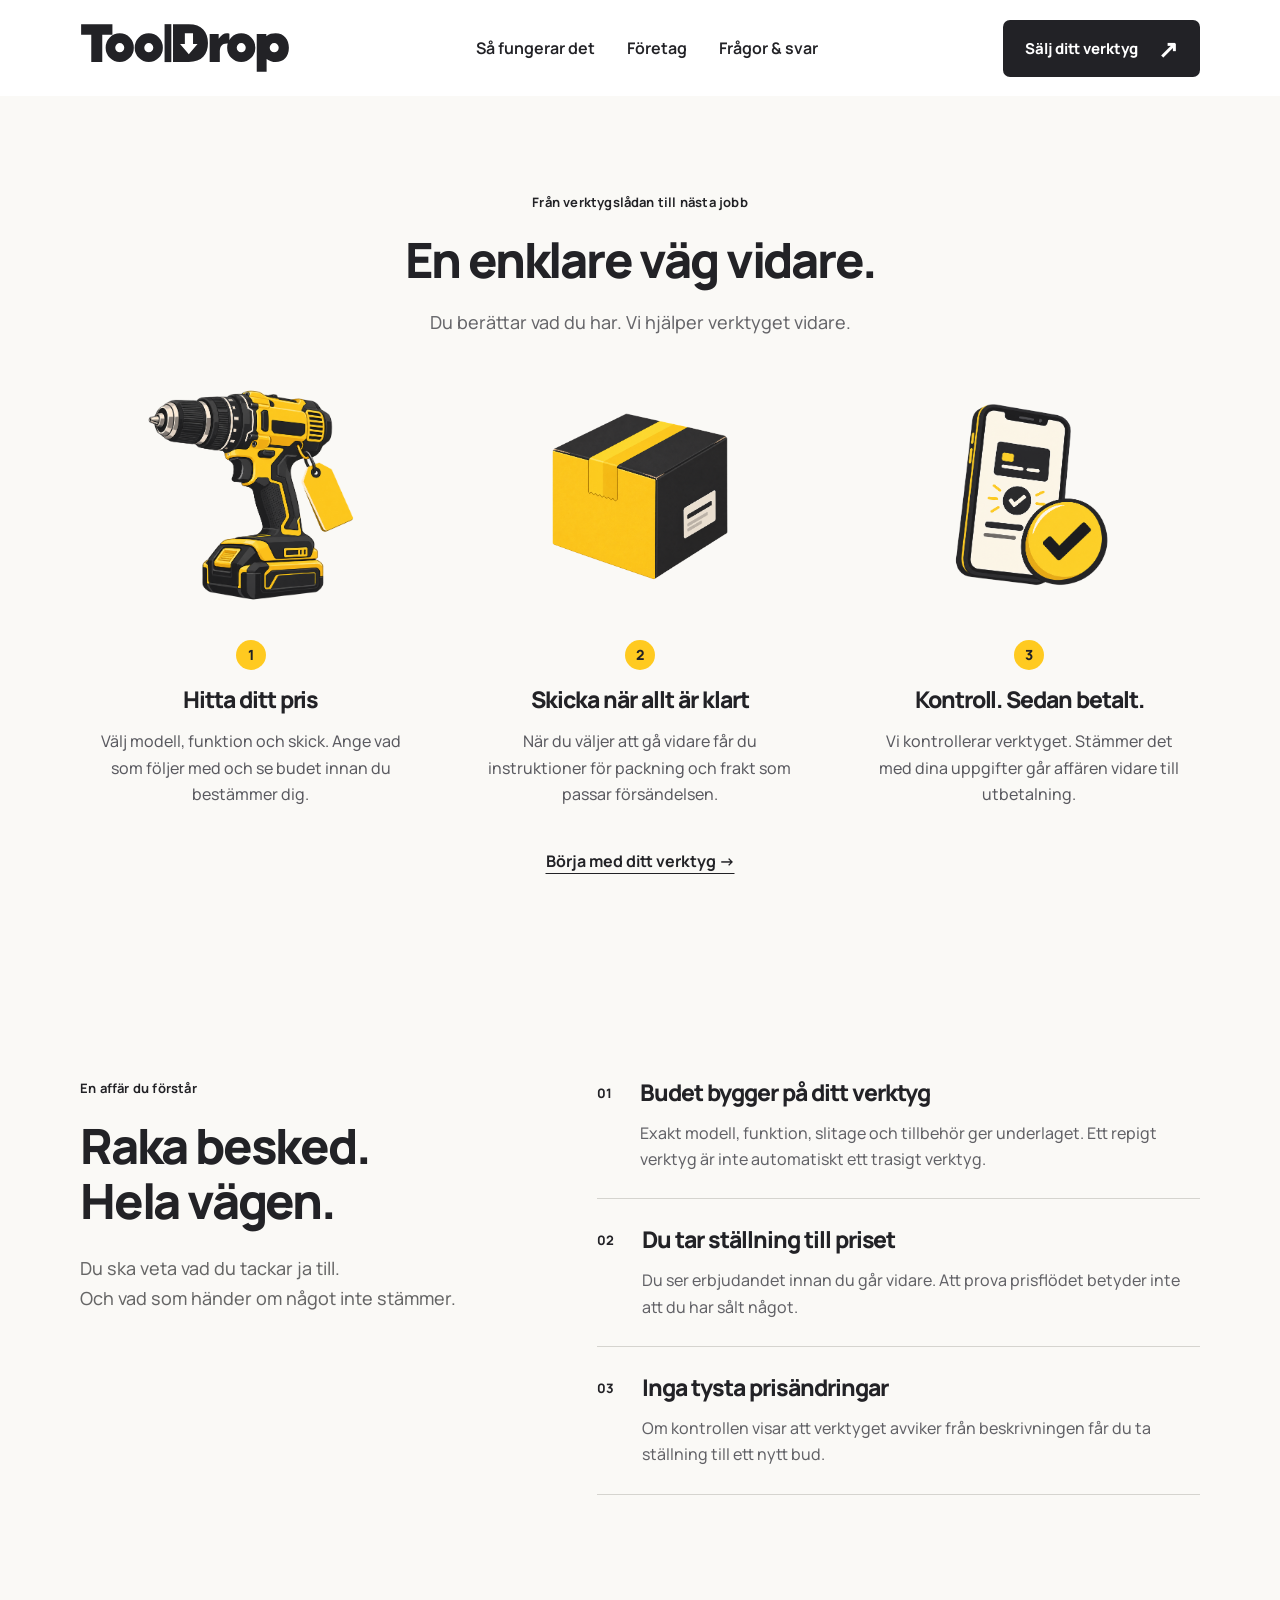
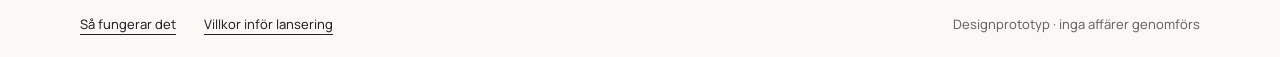
<file: sa-fungerar-det.html>
<!doctype html>
<html lang="sv"><head><meta charset="utf-8"><meta name="viewport" content="width=device-width,initial-scale=1"><meta name="robots" content="noindex,nofollow"><title>ToolDrop — sälj dina begagnade proffsverktyg</title><meta name="description" content="Verktyg du inte använder? Sälj dem till ToolDrop. Enklare försäljning av begagnade proffsverktyg för privatpersoner och företag."><link rel="stylesheet" href="home.css?v=trust-integrated"></head><body>
<a class="skip" href="#main">Hoppa till innehållet</a>
<header><a class="brand" href="./" aria-label="ToolDrop startsida"><img src="assets/logo.svg" alt="ToolDrop" width="214" height="50"></a><nav aria-label="Huvudmeny"><a href="sa-fungerar-det.html">Så fungerar det</a><a href="bulk.html">Företag</a><a href="fragor.html">Frågor & svar</a></nav><a class="btn small dark" href="flow.html">Sälj ditt verktyg <span aria-hidden="true">↗</span></a></header>
<main id="main"><section class="how section" id="sa-funkar-det"><div class="section-heading"><p class="eyebrow">Från verktygslådan till nästa jobb</p><h2>En enklare väg vidare.</h2><p>Du berättar vad du har. Vi hjälper verktyget vidare.</p></div><ol class="steps"><li><img class="step-art" src="assets/process-premium-1.png" alt="" width="300" height="250" loading="lazy"><span class="number">1</span><h3>Hitta ditt pris</h3><p>Välj modell, funktion och skick. Ange vad som följer med och se budet innan du bestämmer dig.</p></li><li><img class="step-art" src="assets/process-premium-2.png" alt="" width="300" height="250" loading="lazy"><span class="number">2</span><h3>Skicka när allt är klart</h3><p>När du väljer att gå vidare får du instruktioner för packning och frakt som passar försändelsen.</p></li><li><img class="step-art" src="assets/process-premium-3.png" alt="" width="300" height="250" loading="lazy"><span class="number">3</span><h3>Kontroll. Sedan betalt.</h3><p>Vi kontrollerar verktyget. Stämmer det med dina uppgifter går affären vidare till utbetalning.</p></li></ol><a class="text-link" href="flow.html">Börja med ditt verktyg →</a></section><section class="trust section" id="trygghet"><div><p class="eyebrow">En affär du förstår</p><h2>Raka besked.<br>Hela vägen.</h2><p class="intro">Du ska veta vad du tackar ja till.<br>Och vad som händer om något inte stämmer.</p></div><div class="trust-points"><article><span aria-hidden="true">01</span><div><h3>Budet bygger på ditt verktyg</h3><p>Exakt modell, funktion, slitage och tillbehör ger underlaget. Ett repigt verktyg är inte automatiskt ett trasigt verktyg.</p></div></article><article><span aria-hidden="true">02</span><div><h3>Du tar ställning till priset</h3><p>Du ser erbjudandet innan du går vidare. Att prova prisflödet betyder inte att du har sålt något.</p></div></article><article><span aria-hidden="true">03</span><div><h3>Inga tysta prisändringar</h3><p>Om kontrollen visar att verktyget avviker från beskrivningen får du ta ställning till ett nytt bud.</p></div></article></div></section></main><footer class="compact-footer"><a href="sa-fungerar-det.html">Så fungerar det</a><a href="villkor.html">Villkor inför lansering</a><span>Designprototyp · inga affärer genomförs</span></footer></body></html>
</file>
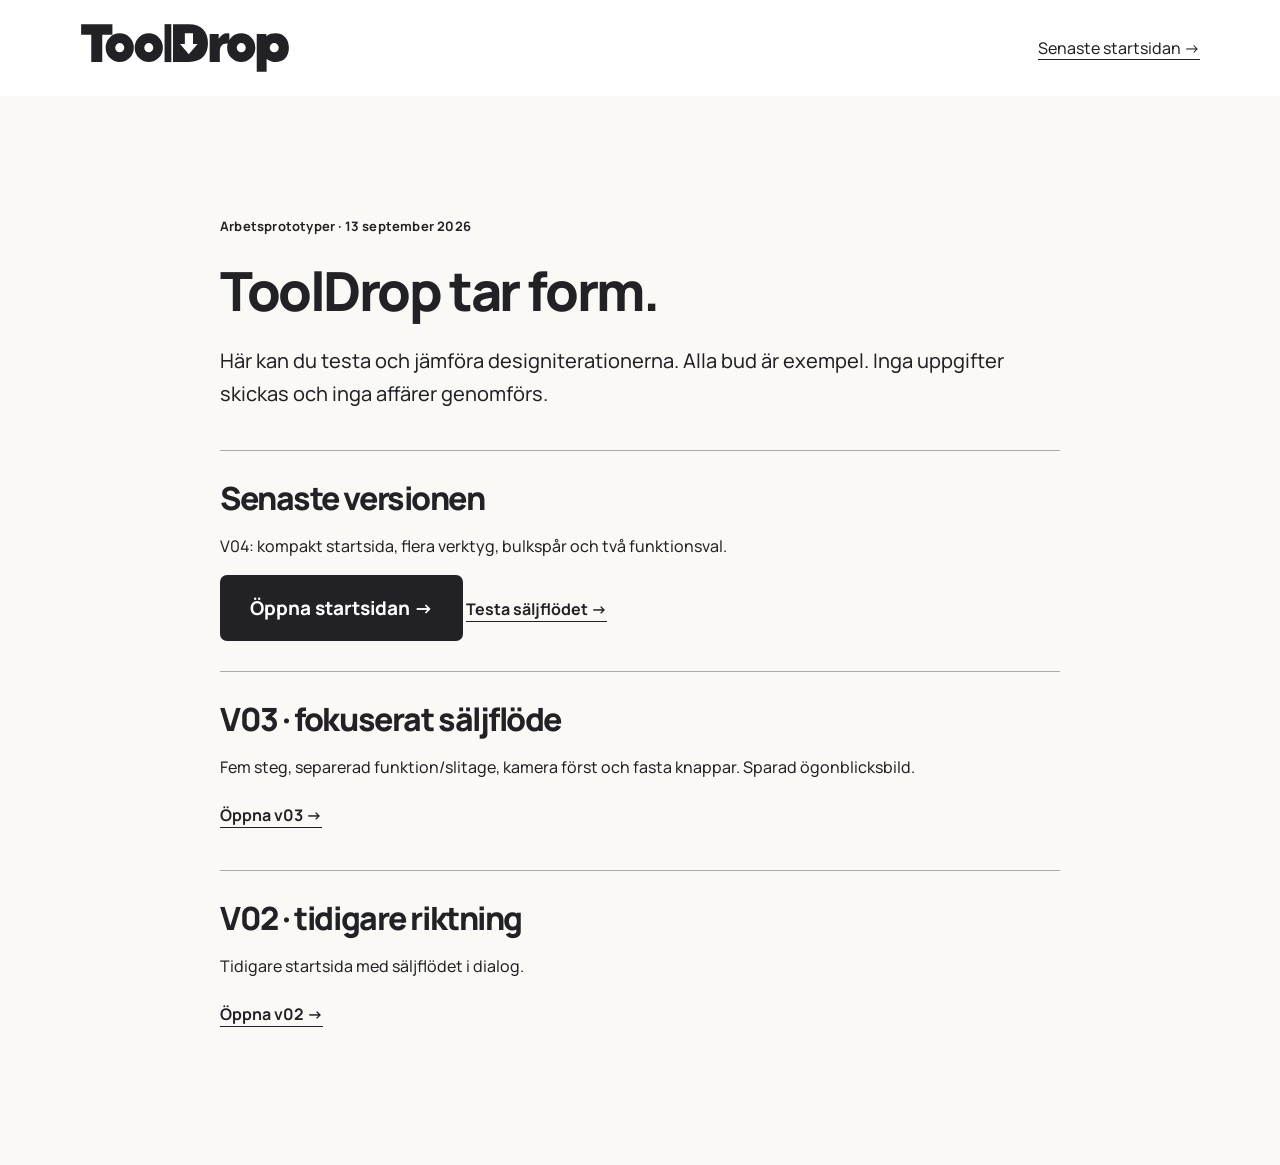
<file: versions.html>
<!doctype html><html lang="sv"><head><meta charset="utf-8"><meta name="viewport" content="width=device-width,initial-scale=1"><meta name="robots" content="noindex,nofollow"><title>ToolDrop — designiterationer</title><link rel="stylesheet" href="home.css"></head><body><header><a href="./"><img src="assets/logo.svg" alt="ToolDrop" width="210"></a><a href="./">Senaste startsidan →</a></header><main class="section" style="max-width:1000px;margin:auto"><p class="eyebrow">Arbetsprototyper · 13 september 2026</p><h1 style="font-size:54px">ToolDrop tar form.</h1><p style="margin:24px 0 40px;font-size:20px">Här kan du testa och jämföra designiterationerna. Alla bud är exempel. Inga uppgifter skickas och inga affärer genomförs.</p><article style="border-top:1px solid #aaa;padding:30px 0"><h2 style="font-size:32px">Senaste versionen</h2><p style="margin:16px 0">V04: kompakt startsida, flera verktyg, bulkspår och två funktionsval.</p><a class="btn dark" href="./">Öppna startsidan →</a> <a class="text-link" href="flow.html">Testa säljflödet →</a></article><article style="border-top:1px solid #aaa;padding:30px 0"><h2 style="font-size:32px">V03 · fokuserat säljflöde</h2><p style="margin:16px 0">Fem steg, separerad funktion/slitage, kamera först och fasta knappar. Sparad ögonblicksbild.</p><a class="text-link" href="versions/v03/">Öppna v03 →</a></article><article style="border-top:1px solid #aaa;padding:30px 0"><h2 style="font-size:32px">V02 · tidigare riktning</h2><p style="margin:16px 0">Tidigare startsida med säljflödet i dialog.</p><a class="text-link" href="versions/v02/">Öppna v02 →</a></article></main></body></html>
</file>
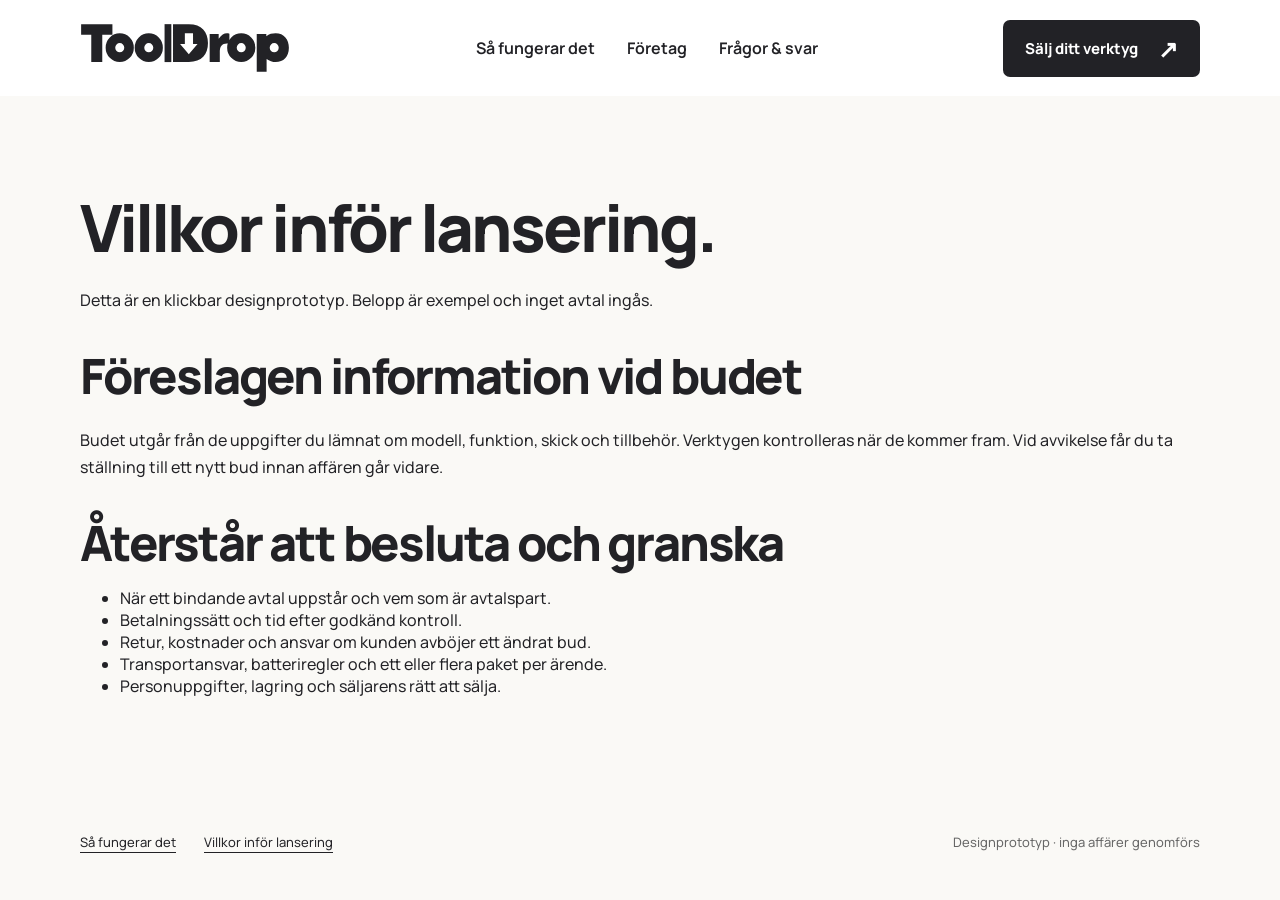
<file: villkor.html>
<!doctype html>
<html lang="sv"><head><meta charset="utf-8"><meta name="viewport" content="width=device-width,initial-scale=1"><meta name="robots" content="noindex,nofollow"><title>ToolDrop — sälj dina begagnade proffsverktyg</title><meta name="description" content="Verktyg du inte använder? Sälj dem till ToolDrop. Enklare försäljning av begagnade proffsverktyg för privatpersoner och företag."><link rel="stylesheet" href="home.css?v=trust-integrated"></head><body>
<a class="skip" href="#main">Hoppa till innehållet</a>
<header><a class="brand" href="./" aria-label="ToolDrop startsida"><img src="assets/logo.svg" alt="ToolDrop" width="214" height="50"></a><nav aria-label="Huvudmeny"><a href="sa-fungerar-det.html">Så fungerar det</a><a href="bulk.html">Företag</a><a href="fragor.html">Frågor & svar</a></nav><a class="btn small dark" href="flow.html">Sälj ditt verktyg <span aria-hidden="true">↗</span></a></header>
<main id="main"><section class="section"><h1>Villkor inför lansering.</h1><p>Detta är en klickbar designprototyp. Belopp är exempel och inget avtal ingås.</p><h2>Föreslagen information vid budet</h2><p>Budet utgår från de uppgifter du lämnat om modell, funktion, skick och tillbehör. Verktygen kontrolleras när de kommer fram. Vid avvikelse får du ta ställning till ett nytt bud innan affären går vidare.</p><h2>Återstår att besluta och granska</h2><ul><li>När ett bindande avtal uppstår och vem som är avtalspart.</li><li>Betalningssätt och tid efter godkänd kontroll.</li><li>Retur, kostnader och ansvar om kunden avböjer ett ändrat bud.</li><li>Transportansvar, batteriregler och ett eller flera paket per ärende.</li><li>Personuppgifter, lagring och säljarens rätt att sälja.</li></ul></section></main><footer class="compact-footer"><a href="sa-fungerar-det.html">Så fungerar det</a><a href="villkor.html">Villkor inför lansering</a><span>Designprototyp · inga affärer genomförs</span></footer></body></html>
</file>
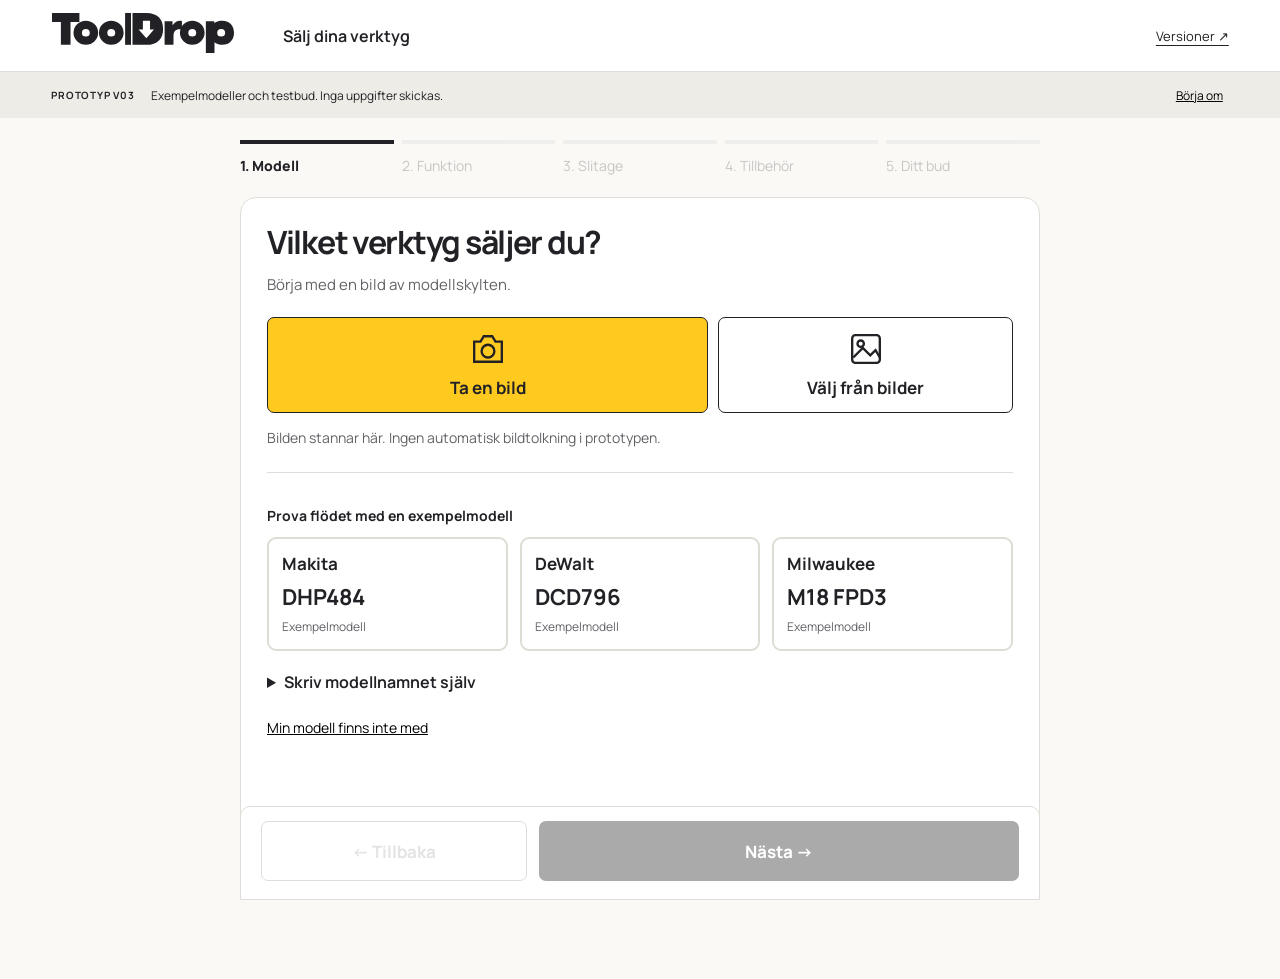
<file: versions/v03/flow.html>
<!doctype html><html lang="sv"><head><meta charset="utf-8"><meta name="viewport" content="width=device-width,initial-scale=1"><meta name="robots" content="noindex,nofollow"><title>ToolDrop — nytt säljflöde v03</title><link rel="stylesheet" href="style.css"></head><body><header><a href="#" id="home" aria-label="ToolDrop, börja om"><img src="assets/logo.svg" alt="ToolDrop"></a><span>Sälj dina verktyg</span><a href="../../versions.html">Versioner ↗</a></header><div class="demo-bar"><strong>PROTOTYP V03</strong><span>Exempelmodeller och testbud. Inga uppgifter skickas.</span><button id="reset">Börja om</button></div><main><aside class="context"><p class="eyebrow">Från din verkstad<br>till nästa jobb.</p><h1>Ett bra verktyg<br>har mer att ge.</h1><div id="passport"></div><div class="assurance"><span class="shield">✓</span><div><strong>Du bestämmer.</strong><p>Se budet först. Välj sedan om du vill gå vidare.</p></div></div><a class="old" href="../v02/">Öppna tidigare prototyp</a></aside><section class="workspace" aria-label="Sälj ditt verktyg"><nav id="progress" aria-label="Dina steg"></nav><div class="panel"><div id="content"></div><div id="actions" class="actions"></div></div></section></main><script src="app.js"></script></body></html>
</file>
<file: home.css>
@font-face{font-family:Manrope;src:url(assets/Manrope.ttf);font-weight:200 800;font-display:swap}:root{--yellow:#ffca20;--ink:#222226;--paper:#faf9f6;font-family:Manrope,Arial,sans-serif;color:var(--ink);background:var(--paper);font-weight:450}*{box-sizing:border-box}html{scroll-behavior:smooth;scroll-padding-top:24px}body{margin:0}img{display:block;max-width:100%;height:auto}a{color:inherit;text-underline-offset:5px}button,input,select{font:inherit}button{cursor:pointer}button:focus-visible,a:focus-visible,summary:focus-visible,select:focus-visible{outline:3px solid #195ccc;outline-offset:5px}h1,h2,h3,p{margin:0}h1,h2,h3{font-weight:800;letter-spacing:-.045em}h1{font-size:clamp(50px,5.1vw,82px);line-height:1.08}h2{font-size:clamp(38px,3.8vw,58px);line-height:1.12}h3{font-size:24px;line-height:1.3}p{line-height:1.65}.skip{position:absolute;top:-100px;left:20px;background:white;padding:15px}.skip:focus{top:5px;z-index:10}header{height:96px;padding:0 5vw;display:flex;align-items:center;justify-content:space-between;gap:28px;background:white}header .brand img{width:210px}nav{display:flex;gap:32px}nav a{text-decoration:none;font-size:16px;font-weight:650}.btn{display:inline-flex;justify-content:center;align-items:center;gap:32px;min-height:66px;padding:18px 30px;border:0;border-radius:7px;text-decoration:none;font-size:19px;font-weight:750}.btn span{font-size:24px}.btn:hover{filter:brightness(.94)}.btn.dark{background:var(--ink);color:white}.btn.yellow{background:var(--yellow);color:var(--ink)}.btn.small{min-height:52px;font-size:15px;padding:12px 22px;gap:20px}.eyebrow{font-weight:700;font-size:13px;letter-spacing:.015em;margin-bottom:20px}.hero{background:#fdd134;text-align:center;overflow:hidden}.hero-copy{padding:62px 24px 0}.hero .eyebrow{margin-bottom:24px}.hero .lead{font-size:20px;margin:24px auto 28px}.hero-cta{min-width:350px}.bulk-link{display:block;width:max-content;margin:16px auto 0;font-size:15px}.hero-tools{width:100%;max-height:390px;object-fit:contain;object-position:bottom}.promise-strip{display:flex;justify-content:center;gap:8vw;align-items:center;padding:24px;background:#eeece6;font-size:14px;font-weight:650}.promise-strip span:before{content:'✓';margin-right:12px}.section{padding:96px max(6vw,30px)}.section-heading{text-align:center}.section-heading>p:last-child{font-size:18px;color:#66666a;margin-top:20px}.process-art{max-width:1020px;width:100%;margin:30px auto 0;mix-blend-mode:multiply}.steps{display:grid;grid-template-columns:repeat(3,1fr);gap:52px;max-width:1120px;padding:0;list-style:none;margin:0 auto 38px;text-align:center}.number{font-size:13px;display:block;font-weight:800;margin-bottom:12px}.steps p{color:#5a5a60;margin-top:16px;font-size:16px}.text-link{border:0;padding:8px 0;background:none;text-decoration:underline;text-underline-offset:6px;font-weight:700;font-size:16px;display:inline-block;min-height:44px}.how>.text-link{display:block;width:max-content;margin:auto}.human{display:grid;grid-template-columns:1.05fr 1fr;background:#eeece6}.human-photo{position:relative;min-height:580px}.human-photo img{width:100%;height:100%;object-fit:cover}.human-photo span{position:absolute;left:18px;bottom:16px;font-size:11px;background:#222226b0;color:white;padding:4px 10px}.human-copy{padding:74px 11%;align-self:center}.human-copy h2{margin-bottom:28px}.human-copy>p:not(.eyebrow){font-size:18px;color:#515156;margin-bottom:18px}.human-copy .text-link{margin-top:12px}.trust{display:grid;grid-template-columns:1fr 1.1fr;gap:10%}.trust .intro{font-size:18px;margin-top:26px;color:#666}.trust-points article{display:flex;gap:28px;padding:26px 0;border-bottom:1px solid #d5d4cf}.trust-points article:first-child{padding-top:0}.trust-points article>span{font-size:13px;font-weight:750;padding-top:6px}.trust-points h3{font-size:23px}.trust-points p{color:#626267;font-size:16px;margin-top:12px}.brands{text-align:center;background:#f0eee8;padding-top:70px;padding-bottom:70px}.brands>p:not(.eyebrow){color:#666;margin-top:22px;font-size:17px}.brand-list{display:flex;justify-content:space-between;gap:24px;max-width:1150px;margin:48px auto 28px;align-items:center}.brand-list span{font-size:26px;font-weight:800;letter-spacing:-.05em}.business{background:var(--ink);color:var(--paper);display:grid;grid-template-columns:1.1fr 1fr;gap:13%}.business .eyebrow{color:var(--yellow)}.business>div>p:not(.eyebrow){font-size:18px;color:#d0d0d2;margin:28px 0;max-width:480px}.business-note{border:1px solid #ffffff44;padding:42px;border-radius:12px;align-self:center}.business-note .big-number{font-size:34px;font-weight:750;line-height:1.15;letter-spacing:-.035em}.business-note ul{padding:0;list-style:none;margin:26px 0}.business-note li{padding:14px 0;border-bottom:1px solid #ffffff25;font-size:16px}.business-note .fine{font-size:12px;color:#b5b5bc}.faq{display:grid;grid-template-columns:.85fr 1.15fr;gap:9%}.faq>div>p:not(.eyebrow){color:#666;margin:22px 0}.questions{border-top:1px solid #ccc}.questions details{border-bottom:1px solid #ccc}.questions summary{cursor:pointer;list-style:none;padding:25px 30px 25px 0;font-size:18px;font-weight:700;position:relative}.questions summary:after{content:'+';position:absolute;right:2px;top:23px;font-size:24px}.questions details[open] summary:after{content:'−'}.questions p{padding:0 24px 24px 0;color:#606066;font-size:16px}.closing{text-align:center;padding:82px 24px;background:var(--yellow)}.closing .btn{margin:30px 0 18px}.closing>p:last-child{font-size:14px}footer{padding:62px 6vw 24px}.footer-main{display:grid;grid-template-columns:2fr 1fr 1fr;gap:40px}.footer-main img{width:210px}.footer-main p{color:#65656a;margin-top:24px;font-size:16px}.footer-main strong{display:block;font-size:14px;margin-bottom:20px}.footer-main a,.footer-main button{display:block;border:0;background:none;text-align:left;padding:8px 0;font-size:14px;text-decoration:none;min-height:36px}.footer-bottom{border-top:1px solid #ddd;margin-top:40px;padding-top:22px;display:flex;justify-content:space-between;font-size:11px;color:#777}dialog{border:0;border-radius:12px;padding:52px 34px 34px;max-width:560px;width:calc(100% - 40px);max-height:90vh;overflow:auto;color:var(--ink);background:var(--paper)}dialog::backdrop{background:#22222699}.close{position:absolute;right:18px;top:12px;border:0;background:none;min-height:36px;font-size:14px}dialog h2{font-size:30px;margin-bottom:20px}dialog p{margin:16px 0}dialog .btn{width:100%;font-size:16px;margin-top:20px}dialog label{display:block;font-size:16px;margin-top:18px;font-weight:700}dialog select{width:100%;min-height:54px;margin-top:10px;padding:12px;border:1px solid #aaa;border-radius:6px;background:#fff}dialog .note{font-size:13px;color:#666}dialog .chips{display:flex;flex-wrap:wrap;gap:10px;margin-top:14px}.chips button{border:1px solid #aaa;background:white;border-radius:6px;padding:12px;min-height:48px}.chips button[aria-pressed=true]{background:var(--yellow);border-color:var(--ink)}@media(prefers-reduced-motion:reduce){html{scroll-behavior:auto}}

/* Separate illustrations: transparent, flat and easy to read. */
.how .steps{margin-top:42px;gap:48px}.step-art{width:270px;height:225px;object-fit:contain;margin:0 auto 22px}.how .number{display:flex;align-items:center;justify-content:center;background:var(--yellow);width:30px;height:30px;border-radius:50%;margin:0 auto 15px;font-size:14px}.how .steps h3{font-size:23px}.how .steps p{max-width:310px;margin:14px auto 0}.how .steps{margin-bottom:34px}

/* Shared content width keeps wide desktop layouts together. */
:root{--content-width:1120px;--page-gutter:max(32px,calc((100vw - var(--content-width))/2))}
header{padding-inline:var(--page-gutter)}
.section{padding-inline:var(--page-gutter)}
footer{padding-inline:var(--page-gutter)}
.trust{grid-template-columns:.85fr 1.15fr;gap:72px}
.business,.faq{gap:72px}
.human{padding-inline:var(--page-gutter);grid-template-columns:1fr 1fr;gap:56px;padding-block:64px}
.human-photo{min-height:480px;border-radius:8px;overflow:hidden}
.human-copy{padding:24px 0}
.hero-tools{max-width:1380px;margin-inline:auto}
.promise-strip{gap:64px}

.step-art{width:230px;height:230px;margin-bottom:30px}.steps li:nth-child(2) .step-art{padding:12px}.steps li:nth-child(3) .step-art{padding:5px}

/* Full-bleed photo, text aligned with the shared content grid. */
.human{padding:0;grid-template-columns:1fr 1fr;gap:0}.human-photo{border-radius:0;min-height:580px}.human-copy{padding:72px var(--page-gutter) 72px 56px}.human-copy h2{font-size:clamp(36px,3.3vw,52px)}
.reviews{background:var(--paper)}.review-placeholder{text-align:center;margin:32px auto 28px;max-width:650px}.review-label{display:inline-block;font-size:12px;font-weight:650;color:#666;border:1px solid #cfcec8;border-radius:4px;padding:5px 10px}.review-placeholder>p{margin:16px 0 8px}.empty-stars{font-size:30px;color:#777;letter-spacing:5px}.review-note{font-size:13px;color:#666}.review-grid{display:grid;grid-template-columns:repeat(3,1fr);gap:24px}.review-grid article{background:white;border:1px solid #dddcd5;padding:28px;border-radius:8px}.review-grid h3{font-size:19px;letter-spacing:-.025em;margin:24px 0 12px}.review-grid p{font-size:15px;color:#666}.review-person{font-size:13px;color:#777;border-top:1px solid #e5e4de;padding-top:18px;margin-top:26px}

.hero-reassurance{font-size:14px;font-weight:650;margin:16px auto 0}.hero .bulk-link{margin-top:12px}.reviews{padding-top:56px;padding-bottom:56px}.reviews .section-heading h2{font-size:36px}.reviews .section-heading .eyebrow{display:none}.reviews .section-heading>p:last-child{margin-top:12px;font-size:16px}.review-placeholder{margin-top:20px}.review-grid article{padding:24px}.promise-strip{font-size:15px;padding-block:26px}

.hero-reviews{display:flex;align-items:center;justify-content:center;gap:14px;width:max-content;max-width:100%;margin:0 auto 24px;text-align:left;text-decoration:none;padding:10px 16px;border:1px solid #22222540;border-radius:7px}.hero-reviews strong{display:block;font-size:14px}.hero-reviews small{display:block;font-size:11px;margin-top:3px}.rating-empty{font-size:24px;letter-spacing:1px}.hero-reassurance{display:flex;justify-content:center;gap:20px;font-size:13px;margin-top:16px}.hero .lead{margin-bottom:18px}.hero-copy{padding-top:42px}

.hero{min-height:calc(100svh - 96px);display:flex;flex-direction:column;justify-content:space-between}.hero h1{font-size:clamp(40px,4.1vw,62px)}.hero-copy{padding-top:40px}.hero-tools{max-height:32vh;width:100%}.bulk-entry{display:block;font-size:14px;margin:18px auto}.compact-footer{display:flex;gap:28px;align-items:center;padding-block:24px;font-size:13px}.compact-footer span{margin-left:auto;color:#666}.section>p{margin:24px 0}.section>h2{margin-top:36px}.section>.btn{margin-top:24px}.minor{font-size:13px;color:#666}

/* Compact hero and review strip, local V04 iteration. */
.hero{min-height:0;justify-content:flex-start;gap:0}.hero-copy{padding-top:36px}.hero .lead{margin:22px auto 18px}.hero-tools{width:100%;max-width:1120px;height:auto;max-height:300px;margin:10px auto 0;object-fit:contain}.hero .bulk-entry{margin:14px auto 0}.compact-reviews{padding:32px var(--page-gutter) 26px;background:white}.review-track{display:grid;grid-template-columns:repeat(4,minmax(0,1fr));gap:20px}.review-track article{background:#f6f7f8;padding:18px;border-bottom:1px solid #ddd;min-width:0;text-align:left}.review-stars{font-size:21px;letter-spacing:1px;color:#555}.review-demo{font-size:10px;color:#777}.review-track h3{font-size:15px;letter-spacing:-.015em;margin:10px 0 8px}.review-track p{font-size:13px;line-height:1.5;color:#555}.review-track .review-person{margin-top:22px;border:0;padding:0;font-size:12px}.review-summary{text-align:center;font-size:12px;color:#666;margin:16px 0 0}

.compact-reviews{padding-block:22px 18px}.review-track article{padding:12px 16px}.review-stars{font-size:17px;line-height:1.2}.review-demo{font-size:10px}.review-track h3{font-size:14px;margin:6px 0}.review-track p{font-size:12px;line-height:1.4}.review-track .review-person{margin-top:10px;font-size:11px}.review-summary{margin-top:10px;font-size:11px}
</file>
<file: versions/v02/assets/index-DLygj6bH.css>
@font-face{font-family:Manrope;src:url(../assets/Manrope.ttf) format("truetype");font-weight:200 800;font-display:swap}:root{font-family:Manrope,Arial,sans-serif;color:#222226;background:#faf9f6;font-synthesis:none;font-weight:450;--yellow:#ffca20;--ink:#222226;--paper:#faf9f6}*{box-sizing:border-box}html{scroll-behavior:smooth;scroll-padding-top:100px}body{margin:0}button,input,textarea,select{font:inherit}button{cursor:pointer}a{color:inherit;text-underline-offset:5px}button:focus-visible,a:focus-visible,summary:focus-visible,input:focus-visible,textarea:focus-visible,select:focus-visible{outline:3px solid #195ccc;outline-offset:4px}img{max-width:100%;display:block}h1,h2,h3,p{margin:0}h1,h2,h3{font-weight:800}p{line-height:1.7}h1{font-size:clamp(42px,5.25vw,81px);line-height:1.09;letter-spacing:-.055em}h2{font-size:clamp(36px,3.5vw,56px);line-height:1.13;letter-spacing:-.045em}h3{font-size:24px;line-height:1.3;letter-spacing:-.035em}.header{height:94px;padding:0 max(5.5vw,24px);display:flex;align-items:center;justify-content:space-between;background:var(--paper);border-bottom:1px solid #22222612}.logo{width:213px;height:auto}.nav{display:flex;gap:42px}.nav a{text-decoration:none;font-size:16px;font-weight:650;padding:15px 0}.nav a:hover{text-decoration:underline}.menu-toggle{display:none}.skip{position:absolute;top:-100px;left:20px;background:#fff;z-index:100;padding:12px}.skip:focus{top:10px}.hero{background:#fdd134;text-align:center;overflow:hidden}.hero-copy{position:relative;z-index:1;padding:66px 24px 0;max-width:1320px;margin:auto}.hero-copy p{font-size:21px;margin:24px auto 29px;max-width:1050px}.button{border:0;border-radius:7px;padding:20px 32px;min-height:58px;display:inline-flex;justify-content:center;align-items:center;text-decoration:none;font-weight:750;font-size:17px;transition:transform .15s,background .15s}.button:hover{transform:translateY(-2px)}.dark{background:var(--ink);color:#fff}.dark:hover{background:#37373c}.light{background:var(--yellow);color:var(--ink)}.outline{border:1px solid #b6b5af;background:transparent;color:var(--ink)}.hero .button{min-width:344px;font-size:19px}.hero .text-link{display:block;width:max-content;margin:16px auto 0;font-size:16px}.hero-tools{width:100%;height:auto;margin-top:-4px;mix-blend-mode:multiply}.section{padding:108px max(7vw,24px)}.section-heading{text-align:center;max-width:800px;margin:auto}.kicker{font-size:13px;font-weight:700;margin-bottom:20px;letter-spacing:.025em}.section-heading>p:last-child{margin-top:18px;font-size:18px;color:#5c5c62}.process-art{width:100%;max-width:1120px;margin:42px auto 0;mix-blend-mode:multiply}.steps{max-width:1120px;margin:8px auto 0;padding:0;display:grid;grid-template-columns:repeat(3,1fr);list-style:none;gap:56px}.steps li{text-align:center}.step-num{font-size:13px;font-weight:800;display:block;margin-bottom:12px}.steps p{font-size:16px;margin-top:15px;color:#5b5b60}.process-note{font-size:14px;text-align:center;margin:40px auto 18px;color:#66666b;max-width:800px}.text-button{border:0;background:transparent;padding:6px 0;text-decoration:underline;text-underline-offset:5px;font-weight:700;font-size:16px}.process>.text-button{display:block;margin:auto}.relationship{display:grid;grid-template-columns:1.08fr 1fr;background:#eeece6}.relationship-photo{position:relative}.relationship-photo img{width:100%;height:100%;object-fit:cover;min-height:570px}.photo-caption{position:absolute;bottom:16px;left:20px;background:#222226b8;color:#fff;padding:4px 9px;font-size:11px;border-radius:3px}.relationship-copy{padding:80px 12%;align-self:center}.relationship-copy h2{margin-bottom:30px}.relationship-copy>p:not(.kicker){font-size:18px;color:#515156;margin-bottom:20px}.relationship-copy a{display:inline-block;margin-top:14px;font-weight:700}.brands{max-width:1500px;margin:auto;text-align:center}.brands>div:first-child>p:last-child{max-width:660px;margin:24px auto 0;color:#606067;font-size:17px}.brand-grid{display:grid;grid-template-columns:repeat(3,1fr);margin:48px 0 24px;border-top:1px solid #d7d6d0;border-left:1px solid #d7d6d0}.brand-grid button{background:transparent;border:0;border-right:1px solid #d7d6d0;border-bottom:1px solid #d7d6d0;font-size:23px;font-weight:800;padding:30px 12px;transition:background .15s}.brand-grid button:hover{background:#fff0ae}.business{background:var(--ink);color:var(--paper);display:grid;grid-template-columns:1.1fr 1fr;gap:12%}.business .kicker{color:var(--yellow)}.business-intro>p:not(.kicker){margin:27px 0 30px;max-width:470px;color:#d0d0d2;font-size:18px}.business-list{align-self:center}.business-list>div{padding:22px 0;border-bottom:1px solid #ffffff33}.business-list>div:first-child{padding-top:0}.business-list p{color:#c1c1c7;font-size:16px;margin-top:12px}.business-list .small{font-size:12px;margin-top:22px}.faq{display:grid;grid-template-columns:.8fr 1.2fr;gap:9%}.faq>div>p:not(.kicker){margin:24px 0;font-size:17px;color:#65656a}.questions{border-top:1px solid #ccc}.questions details{border-bottom:1px solid #ccc}.questions summary{cursor:pointer;padding:26px 28px 26px 0;font-size:17px;font-weight:700;line-height:1.5}.questions details p{padding:0 18px 25px 0;color:#58585f;font-size:16px}.closing{background:var(--yellow);text-align:center;padding:78px 24px}.closing h2{margin-bottom:30px}.closing .kicker{margin-bottom:20px}footer{padding:65px max(7vw,24px) 26px;background:var(--paper)}.footer-top{display:grid;grid-template-columns:1.6fr 1fr 1fr;gap:55px}.footer-top p{color:#66666b;font-size:14px;margin-top:25px}.footer-top h3{font-size:15px;margin-bottom:22px;letter-spacing:0}.footer-top a,.footer-top button{display:block;font-size:14px;border:0;background:none;padding:0;margin-bottom:16px;text-decoration:none;color:#525258;text-align:left}.footer-top a:hover,.footer-top button:hover{text-decoration:underline}.footer-bottom{display:flex;justify-content:space-between;gap:20px;padding-top:27px;margin-top:50px;border-top:1px solid #ddd;font-size:11px;color:#76767b}.flow-dialog{width:min(690px,calc(100% - 28px));max-height:90dvh;border:0;padding:0;background:var(--paper);border-radius:16px;color:var(--ink)}.flow-dialog::backdrop{background:#17171bbc;-webkit-backdrop-filter:blur(5px);backdrop-filter:blur(5px)}body:has(dialog[open]){overflow:hidden}.dialog-shell{padding:55px 44px 40px;position:relative}.close{position:absolute;right:20px;top:16px;background:transparent;border:0;font-size:13px;text-decoration:underline;padding:6px}.dialog-shell h2{font-size:33px;letter-spacing:-.04em;margin-bottom:20px}.dialog-shell h2:focus{outline:0}.dialog-shell p{font-size:15px;margin:15px 0}.dialog-shell .kicker{font-size:12px}.prototype-note{color:#67676e;border-left:3px solid var(--yellow);padding-left:12px}.progress{height:3px;background:#dcdad1;margin:18px 0 25px}.progress span{display:block;height:100%;background:#222226;transition:width .2s}form label{display:block;font-size:14px;font-weight:700;margin:20px 0 0}input,select,textarea{display:block;width:100%;margin-top:8px;padding:13px;border:1px solid #aaa9a3;background:#fff;border-radius:5px;min-height:48px;color:#222226}textarea{resize:vertical}.field-pair{display:grid;grid-template-columns:1fr 1fr;gap:17px}.field-help{font-size:12px!important;color:#68686d}.dialog-shell fieldset{padding:0;border:0;margin:25px 0}.dialog-shell legend{font-size:14px;font-weight:700}.check{display:flex;align-items:center;gap:10px;font-size:14px;font-weight:500;margin-top:12px}.check input{width:20px;height:20px;min-height:0;margin:0;accent-color:#222226}.full{width:100%;margin-top:25px}.review-list{margin:25px 0}.review-list>div{padding:12px 0;border-bottom:1px solid #dcdad1;display:grid;grid-template-columns:110px 1fr;gap:20px;font-size:14px}.review-list dt{color:#68686f}.review-list dd{margin:0;font-weight:650;overflow-wrap:anywhere;white-space:pre-wrap}.notice{background:#ffefb1;padding:20px;border-radius:6px}.notice p{margin:8px 0 0}.dialog-actions{display:flex;gap:12px;margin-top:25px}.dialog-actions button{flex:1;font-size:14px;padding:16px 20px}@media(min-width:1700px){.hero-tools{max-height:510px;object-fit:cover}.hero-copy{padding-top:75px}}@media(max-width:800px){html{scroll-padding-top:85px}.header{height:78px;padding:0 24px}.logo{width:167px}.nav{gap:20px}.nav a{font-size:13px}.hero-copy{padding-top:52px}.hero-copy p{font-size:17px;max-width:520px}.hero .button{min-width:290px;font-size:17px}.hero-tools{margin-top:20px}.section{padding:70px 28px}.steps{gap:25px}.steps h3{font-size:21px}.steps p{font-size:14px}.process-art{margin-top:25px}.relationship{grid-template-columns:1fr}.relationship-photo img{min-height:0;max-height:480px;aspect-ratio:1.5;object-fit:cover}.relationship-copy{padding:56px 8%}.business{gap:7%}.business h2{font-size:38px}.faq{grid-template-columns:1fr;gap:35px}.footer-top{gap:30px;grid-template-columns:1.4fr 1fr 1fr}.brand-grid button{font-size:20px}.dialog-shell{padding:50px 28px 30px}}@media(max-width:540px){h1{font-size:43px;line-height:1.1;letter-spacing:-.055em}h2{font-size:37px}.header{height:76px}.menu-toggle{display:block;background:none;border:1px solid #bbb;border-radius:4px;padding:9px 12px;font-size:13px}.nav{display:none;position:absolute;z-index:5;top:76px;left:0;width:100%;background:var(--paper);padding:16px 24px;border-bottom:1px solid #ccc}.nav.open{display:flex;flex-direction:column;gap:0}.nav a{padding:13px 0;font-size:16px}.hero-copy{padding:42px 22px 0}.desktop-break{display:none}.hero-copy p{font-size:16px;line-height:1.65;margin:24px 0}.hero .button{width:100%;min-width:0;padding:18px;font-size:16px}.hero .text-link{font-size:14px;margin-top:18px}.hero-tools{width:120%;max-width:none;margin-left:-10%;margin-top:27px}.section{padding:62px 24px}.kicker{font-size:11px;margin-bottom:16px}.section-heading>p:last-child{font-size:16px}.process-art{margin:26px auto 10px}.steps{grid-template-columns:1fr;gap:0;text-align:left;margin-top:15px}.steps li{position:relative;text-align:left;padding:22px 0 22px 42px;border-bottom:1px solid #deddd5}.step-num{position:absolute;left:4px;top:27px;font-size:16px}.steps p{font-size:15px;margin-top:9px}.process-note{font-size:12px;margin-top:26px}.relationship-copy{padding:45px 24px 52px}.relationship-copy>p:not(.kicker){font-size:16px}.relationship-photo img{aspect-ratio:1.2}.brand-grid{grid-template-columns:1fr 1fr;margin-top:30px}.brand-grid button{font-size:17px;padding:24px 8px}.brands>div:first-child>p:last-child{font-size:15px}.business{grid-template-columns:1fr;gap:40px}.business-intro>p:not(.kicker){font-size:16px}.business-list h3{font-size:21px}.faq{gap:27px}.questions summary{font-size:16px;padding:22px 20px 22px 0}.questions details p{font-size:14px}.closing{padding:60px 24px}footer{padding:50px 24px 24px}.footer-top{grid-template-columns:1fr 1fr;gap:35px 20px}.footer-top>div:first-child{grid-column:1/-1}.footer-top p{margin-top:18px}.footer-top h3,.footer-top a,.footer-top button{font-size:13px}.footer-bottom{flex-direction:column;margin-top:28px;gap:10px}.field-pair{grid-template-columns:1fr;gap:0}.dialog-shell{padding:50px 22px 26px}.dialog-shell h2{font-size:28px}.review-list>div{grid-template-columns:80px 1fr;gap:12px}.dialog-actions{flex-direction:column}}@media(prefers-reduced-motion:reduce){html{scroll-behavior:auto}*,*:before,*:after{transition:none!important}.button:hover{transform:none}}.hero-tools{mix-blend-mode:normal}.hero-copy{padding-top:60px}.hero-copy h1{max-width:1180px;margin:auto}.hero-tools{max-height:420px;object-fit:contain;object-position:center bottom}.hero{background:#fdd134}.process-art{height:auto}.flow-dialog{width:min(620px,calc(100% - 32px));max-height:90dvh;padding:0;overflow:auto}.dialog-shell{padding:52px 32px 0}.dialog-shell>h2{font-size:32px;line-height:1.2}.guided-form{margin-top:24px}.question-body{min-height:330px;padding-bottom:24px}.choice-list{display:grid;gap:10px}.choice{display:flex;align-items:center;justify-content:space-between;text-align:left;gap:16px;min-height:58px;padding:15px 18px;border:2px solid #d7d6d0;border-radius:8px;background:#fff;color:var(--ink);font-size:18px;font-weight:650}.choice.selected{border-color:var(--ink);background:#fff0ae}.choice:hover{border-color:var(--ink)}.wizard-actions{position:sticky;bottom:0;display:grid;grid-template-columns:1fr 1.6fr;gap:12px;background:var(--paper);padding:16px 0 24px;border-top:1px solid #d7d6d0;z-index:2}.wizard-actions .button{min-height:64px;font-size:18px;gap:16px}.button:disabled{opacity:.42;cursor:not-allowed;transform:none}.guided-form input:not([type=checkbox]),.guided-form textarea{font-size:20px;min-height:60px}.guided-form .check{min-height:64px;padding:16px;border:2px solid #d7d6d0;border-radius:8px;margin-bottom:10px;cursor:pointer;font-size:18px}.guided-form .check:has(:checked){background:#fff0ae;border-color:var(--ink)}.guided-form input[type=checkbox]{width:24px;height:24px}.dialog-shell>.dialog-actions,.dialog-shell>.text-button{margin-bottom:24px}.dialog-shell .prototype-note{font-size:13px}.dialog-shell>p:last-child{padding-bottom:24px}.flow-dialog{height:min(800px,90dvh)}.dialog-shell{min-height:100%;display:flex;flex-direction:column}.guided-form{flex:1;display:flex;flex-direction:column}.question-body{flex:1}.wizard-actions{flex-shrink:0}.flow-dialog .close{min-width:64px;min-height:44px;top:4px;right:20px}.brand-choices{grid-template-columns:1fr 1fr}.brand-choices .choice{font-size:17px;padding:14px 12px}.guided-form{margin-top:16px}.dialog-shell{padding-top:42px}.dialog-shell .prototype-note{margin-top:12px;margin-bottom:8px}.tool-choices{display:grid;grid-template-columns:repeat(3,1fr);gap:12px;margin-top:16px}.visual-choice{border:2px solid #d7d6d0;border-radius:10px;background:#fff;color:var(--ink);padding:12px;display:flex;flex-direction:column;align-items:center;gap:8px;text-align:center;min-height:130px}.visual-choice.selected{border-color:var(--ink);background:#fff0ae;box-shadow:inset 0 0 0 1px var(--ink)}.visual-choice:hover{border-color:var(--ink)}.visual-choice svg{width:64px;height:64px}.visual-choice strong{font-size:16px}.visual-choice small{font-size:13px;line-height:1.4}.wear-grid{display:grid;grid-template-columns:repeat(3,1fr);gap:10px;margin:16px 0}.wear-image{display:block;width:100%;aspect-ratio:1;background-image:url(../assets/wear-comparison.png);background-size:300% 100%;background-repeat:no-repeat}.photo-choice{display:block!important;border:2px dashed #777;padding:22px!important;border-radius:10px;background:#fff;margin-top:20px!important}.photo-choice input{font-size:14px!important;margin-top:16px}.question-body details{margin-top:20px}.question-body summary{cursor:pointer;padding:16px 0}.visual-choice:focus-visible{outline:3px solid #195ccc;outline-offset:3px}.visual-choice svg{fill:var(--yellow);stroke:var(--ink)}.wear-grid .visual-choice{padding:8px}.wear-grid .visual-choice.selected strong:before{content:"✓ "}.tool-choices .visual-choice{min-height:138px}.test-strip{display:flex;flex-wrap:wrap;align-items:center;gap:10px;padding:14px 5.5vw;background:#eeece6;font-size:13px}.test-strip button{padding:12px 16px;border:1px solid #aaa;border-radius:6px;background:#fff;min-height:44px}.test-strip small{color:#555}.test-result{margin:20px 0;padding:20px;border:2px solid #222226;border-radius:10px}.test-result .button{margin-top:12px}.demo-price{font-size:46px;font-weight:800}.demo-price small{display:block;font-size:14px;font-weight:500}.test-result ol{padding-left:22px;line-height:1.8}.capture-options{display:grid;grid-template-columns:1.7fr 1fr;gap:14px;margin-top:22px}.capture-button{position:relative;display:flex!important;flex-direction:column;align-items:center;justify-content:center;gap:14px;min-height:170px;margin:0!important;padding:20px;border:2px solid var(--ink);border-radius:10px;cursor:pointer;overflow:hidden}.camera-button{background:var(--yellow)}.library-button{background:#fff}.capture-button svg{width:54px;height:54px;fill:none;stroke:var(--ink);stroke-width:3;stroke-linecap:round;stroke-linejoin:round}.capture-button strong{font-size:17px}.capture-button .file-control{position:absolute;top:0;right:0;bottom:0;left:0;width:100%;height:100%;opacity:0;cursor:pointer;margin:0!important;padding:0!important}.capture-button:focus-within{outline:3px solid #195ccc;outline-offset:4px}.manual-model{border-bottom:1px solid #d7d6d0;margin:18px 0!important}.manual-model summary{font-size:18px;font-weight:700;min-height:56px}.model-help{background:none;border:0;text-decoration:underline;text-underline-offset:4px;color:#5c5c62;font-size:14px;min-height:44px;padding:10px 0;cursor:pointer;text-align:left}.photo-status{font-size:14px;overflow-wrap:anywhere;margin-top:12px}.wear-grid{grid-template-columns:repeat(2,1fr)}.wear-image{width:110px;height:110px;background-image:url(../assets/wear-four.png);background-size:400% 100%}.wear-grid .visual-choice{min-height:190px}
</file>
<file: versions/v03/home.css>
@font-face{font-family:Manrope;src:url(assets/Manrope.ttf);font-weight:200 800;font-display:swap}:root{--yellow:#ffca20;--ink:#222226;--paper:#faf9f6;font-family:Manrope,Arial,sans-serif;color:var(--ink);background:var(--paper);font-weight:450}*{box-sizing:border-box}html{scroll-behavior:smooth;scroll-padding-top:24px}body{margin:0}img{display:block;max-width:100%;height:auto}a{color:inherit;text-underline-offset:5px}button,input,select{font:inherit}button{cursor:pointer}button:focus-visible,a:focus-visible,summary:focus-visible,select:focus-visible{outline:3px solid #195ccc;outline-offset:5px}h1,h2,h3,p{margin:0}h1,h2,h3{font-weight:800;letter-spacing:-.045em}h1{font-size:clamp(50px,5.1vw,82px);line-height:1.08}h2{font-size:clamp(38px,3.8vw,58px);line-height:1.12}h3{font-size:24px;line-height:1.3}p{line-height:1.65}.skip{position:absolute;top:-100px;left:20px;background:white;padding:15px}.skip:focus{top:5px;z-index:10}header{height:96px;padding:0 5vw;display:flex;align-items:center;justify-content:space-between;gap:28px;background:white}header .brand img{width:210px}nav{display:flex;gap:32px}nav a{text-decoration:none;font-size:16px;font-weight:650}.btn{display:inline-flex;justify-content:center;align-items:center;gap:32px;min-height:66px;padding:18px 30px;border:0;border-radius:7px;text-decoration:none;font-size:19px;font-weight:750}.btn span{font-size:24px}.btn:hover{filter:brightness(.94)}.btn.dark{background:var(--ink);color:white}.btn.yellow{background:var(--yellow);color:var(--ink)}.btn.small{min-height:52px;font-size:15px;padding:12px 22px;gap:20px}.eyebrow{font-weight:700;font-size:13px;letter-spacing:.015em;margin-bottom:20px}.hero{background:#fdd134;text-align:center;overflow:hidden}.hero-copy{padding:62px 24px 0}.hero .eyebrow{margin-bottom:24px}.hero .lead{font-size:20px;margin:24px auto 28px}.hero-cta{min-width:350px}.bulk-link{display:block;width:max-content;margin:16px auto 0;font-size:15px}.hero-tools{width:100%;max-height:390px;object-fit:contain;object-position:bottom}.promise-strip{display:flex;justify-content:center;gap:8vw;align-items:center;padding:24px;background:#eeece6;font-size:14px;font-weight:650}.promise-strip span:before{content:'✓';margin-right:12px}.section{padding:96px max(6vw,30px)}.section-heading{text-align:center}.section-heading>p:last-child{font-size:18px;color:#66666a;margin-top:20px}.process-art{max-width:1020px;width:100%;margin:30px auto 0;mix-blend-mode:multiply}.steps{display:grid;grid-template-columns:repeat(3,1fr);gap:52px;max-width:1120px;padding:0;list-style:none;margin:0 auto 38px;text-align:center}.number{font-size:13px;display:block;font-weight:800;margin-bottom:12px}.steps p{color:#5a5a60;margin-top:16px;font-size:16px}.text-link{border:0;padding:8px 0;background:none;text-decoration:underline;text-underline-offset:6px;font-weight:700;font-size:16px;display:inline-block;min-height:44px}.how>.text-link{display:block;width:max-content;margin:auto}.human{display:grid;grid-template-columns:1.05fr 1fr;background:#eeece6}.human-photo{position:relative;min-height:580px}.human-photo img{width:100%;height:100%;object-fit:cover}.human-photo span{position:absolute;left:18px;bottom:16px;font-size:11px;background:#222226b0;color:white;padding:4px 10px}.human-copy{padding:74px 11%;align-self:center}.human-copy h2{margin-bottom:28px}.human-copy>p:not(.eyebrow){font-size:18px;color:#515156;margin-bottom:18px}.human-copy .text-link{margin-top:12px}.trust{display:grid;grid-template-columns:1fr 1.1fr;gap:10%}.trust .intro{font-size:18px;margin-top:26px;color:#666}.trust-points article{display:flex;gap:28px;padding:26px 0;border-bottom:1px solid #d5d4cf}.trust-points article:first-child{padding-top:0}.trust-points article>span{font-size:13px;font-weight:750;padding-top:6px}.trust-points h3{font-size:23px}.trust-points p{color:#626267;font-size:16px;margin-top:12px}.brands{text-align:center;background:#f0eee8;padding-top:70px;padding-bottom:70px}.brands>p:not(.eyebrow){color:#666;margin-top:22px;font-size:17px}.brand-list{display:flex;justify-content:space-between;gap:24px;max-width:1150px;margin:48px auto 28px;align-items:center}.brand-list span{font-size:26px;font-weight:800;letter-spacing:-.05em}.business{background:var(--ink);color:var(--paper);display:grid;grid-template-columns:1.1fr 1fr;gap:13%}.business .eyebrow{color:var(--yellow)}.business>div>p:not(.eyebrow){font-size:18px;color:#d0d0d2;margin:28px 0;max-width:480px}.business-note{border:1px solid #ffffff44;padding:42px;border-radius:12px;align-self:center}.business-note .big-number{font-size:34px;font-weight:750;line-height:1.15;letter-spacing:-.035em}.business-note ul{padding:0;list-style:none;margin:26px 0}.business-note li{padding:14px 0;border-bottom:1px solid #ffffff25;font-size:16px}.business-note .fine{font-size:12px;color:#b5b5bc}.faq{display:grid;grid-template-columns:.85fr 1.15fr;gap:9%}.faq>div>p:not(.eyebrow){color:#666;margin:22px 0}.questions{border-top:1px solid #ccc}.questions details{border-bottom:1px solid #ccc}.questions summary{cursor:pointer;list-style:none;padding:25px 30px 25px 0;font-size:18px;font-weight:700;position:relative}.questions summary:after{content:'+';position:absolute;right:2px;top:23px;font-size:24px}.questions details[open] summary:after{content:'−'}.questions p{padding:0 24px 24px 0;color:#606066;font-size:16px}.closing{text-align:center;padding:82px 24px;background:var(--yellow)}.closing .btn{margin:30px 0 18px}.closing>p:last-child{font-size:14px}footer{padding:62px 6vw 24px}.footer-main{display:grid;grid-template-columns:2fr 1fr 1fr;gap:40px}.footer-main img{width:210px}.footer-main p{color:#65656a;margin-top:24px;font-size:16px}.footer-main strong{display:block;font-size:14px;margin-bottom:20px}.footer-main a,.footer-main button{display:block;border:0;background:none;text-align:left;padding:8px 0;font-size:14px;text-decoration:none;min-height:36px}.footer-bottom{border-top:1px solid #ddd;margin-top:40px;padding-top:22px;display:flex;justify-content:space-between;font-size:11px;color:#777}dialog{border:0;border-radius:12px;padding:52px 34px 34px;max-width:560px;width:calc(100% - 40px);max-height:90vh;overflow:auto;color:var(--ink);background:var(--paper)}dialog::backdrop{background:#22222699}.close{position:absolute;right:18px;top:12px;border:0;background:none;min-height:36px;font-size:14px}dialog h2{font-size:30px;margin-bottom:20px}dialog p{margin:16px 0}dialog .btn{width:100%;font-size:16px;margin-top:20px}dialog label{display:block;font-size:16px;margin-top:18px;font-weight:700}dialog select{width:100%;min-height:54px;margin-top:10px;padding:12px;border:1px solid #aaa;border-radius:6px;background:#fff}dialog .note{font-size:13px;color:#666}dialog .chips{display:flex;flex-wrap:wrap;gap:10px;margin-top:14px}.chips button{border:1px solid #aaa;background:white;border-radius:6px;padding:12px;min-height:48px}.chips button[aria-pressed=true]{background:var(--yellow);border-color:var(--ink)}@media(prefers-reduced-motion:reduce){html{scroll-behavior:auto}}
</file>
<file: style.css>
@font-face{font-family:Manrope;src:url(assets/Manrope.ttf);font-weight:200 800;font-display:swap}:root{--yellow:#ffca20;--ink:#222226;--paper:#faf9f6;--muted:#626267;font-family:Manrope,Arial,sans-serif;color:var(--ink);background:var(--paper)}*{box-sizing:border-box}body{margin:0}button,input{font:inherit}button,a,label{touch-action:manipulation}button{cursor:pointer}a{color:inherit;text-underline-offset:4px}button:focus-visible,a:focus-visible,input:focus-visible,label:focus-within{outline:3px solid #195ccc;outline-offset:4px}button:disabled{opacity:.38;cursor:not-allowed}header{height:86px;background:#fff;display:flex;align-items:center;gap:48px;padding:0 5vw;border-bottom:1px solid #ddd}header img{width:184px;height:auto}header>span{font-weight:650}header>a:last-child{margin-left:auto;font-size:13px}.demo-bar{display:flex;align-items:center;gap:16px;padding:10px 5vw;font-size:12px;background:#eeece6}.demo-bar strong{font-size:10px;letter-spacing:.08em}.demo-bar button{margin-left:auto;border:0;background:none;text-decoration:underline;min-height:30px}main{max-width:1440px;margin:auto;padding:44px 4vw;display:grid;grid-template-columns:260px minmax(0,1fr);gap:48px}.eyebrow{font-size:13px;font-weight:650;line-height:1.65;margin:0 0 16px}h1{font-size:31px;letter-spacing:-.04em;line-height:1.15;margin:0 0 34px}h2{font-size:34px;letter-spacing:-.04em;line-height:1.17;margin:0 0 12px}p{line-height:1.6}.context .tool-small{width:180px;margin:auto}.passport{background:#fff;border:1px solid #deddd7;border-radius:12px;padding:20px}.passport strong{display:block;font-size:20px}.passport p{font-size:13px;color:var(--muted);margin:8px 0}.passport dl{font-size:12px;margin:16px 0 0}.passport dl div{display:flex;justify-content:space-between;gap:12px;margin:8px 0}.passport dd{margin:0;text-align:right;font-weight:650}.assurance{display:flex;gap:12px;font-size:13px;margin:28px 0}.assurance p{color:var(--muted);margin:6px 0}.shield{font-size:20px;color:var(--ink)}.old{font-size:12px;color:var(--muted)}#progress{display:flex;gap:8px;margin:0 0 22px}#progress button{flex:1;text-align:left;border:0;border-top:4px solid #ddd;padding:12px 0 0;background:none;font-size:12px;color:#777}#progress button.current{border-color:var(--ink);color:var(--ink);font-weight:800}#progress button.done{border-color:var(--yellow);color:var(--ink)}.panel{background:white;border:1px solid #deddd7;border-radius:16px;overflow:hidden}.panel #content{padding:30px 30px 20px;min-height:405px}.intro{font-size:15px;color:var(--muted);margin:0 0 24px}.actions{position:sticky;bottom:0;display:flex;align-items:center;justify-content:space-between;gap:16px;padding:18px 30px;background:#fff;border-top:1px solid #e3e2dd}.actions .primary{min-width:240px}.primary,.secondary{border-radius:7px;min-height:58px;padding:15px 24px;font-size:17px;font-weight:750;border:2px solid var(--ink)}.primary{background:var(--ink);color:#fff}.secondary{background:white;color:var(--ink)}.back{background:none;border:0;min-height:52px;padding:12px 0;text-decoration:underline}.grid{display:grid;gap:12px}.models{grid-template-columns:repeat(3,1fr)}.pick{background:white;border:2px solid #dddcd5;border-radius:9px;padding:18px;text-align:left;color:var(--ink)}.pick.selected{border-color:var(--ink);background:#fff2b8}.pick:hover{border-color:var(--ink)}.pick strong{font-size:17px;display:block}.pick small{display:block;font-size:12px;color:#626267;line-height:1.5;margin-top:6px}.models .pick{min-height:120px}.models .pick b{display:block;font-size:22px;margin-top:7px}.field-label{display:block;font-weight:700;font-size:14px;margin-bottom:10px}.search{border:1px solid #999;border-radius:7px;padding:16px;width:100%;font-size:18px;margin-bottom:16px}.file-options{display:flex;gap:10px;margin:22px 0 14px}.upload{position:relative;border:1px solid var(--ink);border-radius:7px;min-height:56px;display:flex;align-items:center;justify-content:center;gap:10px;flex:1;cursor:pointer;font-size:14px;font-weight:700;overflow:hidden}.upload.camera{background:var(--yellow);flex:1.5}.upload input{position:absolute;inset:0;opacity:0;width:100%;height:100%;cursor:pointer}.upload svg{width:25px;height:25px;stroke:currentColor;fill:none;stroke-width:2.2}.minor{color:var(--muted);font-size:12px;line-height:1.6}.link-button{background:none;border:0;text-decoration:underline;min-height:44px;padding:6px 0;font-size:13px}.notice{padding:15px 18px;border-left:3px solid var(--yellow);background:#faf6e7;font-size:14px;line-height:1.6;margin:20px 0}.function-grid{grid-template-columns:1fr 1fr}.function-grid .pick{display:flex;align-items:center;gap:16px;min-height:103px}.function-icon{width:42px;height:42px;display:grid;place-items:center;border:2px solid var(--ink);border-radius:50%;font-size:23px;font-weight:700;flex-shrink:0}.wear-grid{grid-template-columns:repeat(4,1fr)}.wear-grid .pick{padding:8px 10px 15px;text-align:center}.wear-grid svg{width:100%;height:136px;display:block}.wear-grid strong{font-size:15px}.wear-grid small{font-size:12px;min-height:38px}.wear-grid .selector{display:block;width:19px;height:19px;border:1px solid #777;border-radius:50%;margin:13px auto 0}.selected .selector{background:var(--ink);border:5px solid var(--yellow);outline:1px solid var(--ink)}details{font-size:13px;margin-top:18px}summary{cursor:pointer;padding:10px 0;font-weight:650;min-height:44px}.kit-grid{grid-template-columns:repeat(3,1fr)}.kit-grid .pick{min-height:110px;text-align:center}.kit-grid .symbol{font-size:28px;display:block;margin-bottom:8px}.battery-options{display:flex;flex-wrap:wrap;gap:8px;margin-top:12px}.battery-options button{border:1px solid #aaa;background:white;border-radius:6px;min-height:48px;padding:10px 16px}.battery-options .selected{background:#fff2b8;border:2px solid var(--ink)}.price{font-size:64px;font-weight:800;letter-spacing:-.05em;margin:12px 0;line-height:1.2}.price small{font-size:13px;letter-spacing:0;font-weight:500;display:block;color:var(--muted)}.offer-header{display:flex;gap:24px;align-items:center;justify-content:space-between}.offer-header svg{width:160px}.summary-list{padding:0;margin:0;list-style:none}.summary-list li{display:flex;justify-content:space-between;gap:15px;padding:10px 0;border-bottom:1px solid #eee}.summary-list button{background:none;border:0;text-decoration:underline;font-size:12px}.result-actions{display:flex;gap:12px;margin-top:24px}.result-actions button{flex:1}.empty{padding:14px;background:#faf6e7;font-size:14px}.step-done{display:inline-block;border-radius:50%;background:var(--yellow);font-size:34px;padding:10px 22px;margin:10px 0 20px}.test-links{display:flex;gap:14px;margin-top:18px;flex-wrap:wrap}.test-links button{border:0;background:none;text-decoration:underline;color:#666;font-size:12px;min-height:36px}.preview-photo{max-width:120px;max-height:100px;object-fit:contain}.status{font-size:13px;color:#626267}@media(max-width:1000px){main{grid-template-columns:200px minmax(0,1fr);gap:24px;padding:28px 3vw}.panel #content{padding:24px 20px}.wear-grid svg{height:105px}.wear-grid{gap:7px}.wear-grid .pick{padding:6px}.context h1{font-size:26px}}@media(prefers-reduced-motion:reduce){*{scroll-behavior:auto!important}}
header{height:72px}main{padding-top:26px}.panel{display:flex;flex-direction:column;height:calc(100dvh - 215px);min-height:480px}.panel #content{flex:1;min-height:0;overflow:auto;padding:24px}.actions{flex-shrink:0;position:relative;padding:14px 24px}.wear-grid svg{height:108px}.wear-grid small{min-height:34px}.wear-grid .selector{margin:9px auto 0}.intro{margin-bottom:20px}.context h1{margin-bottom:24px}

/* Review round 1: single task surface, one scroll, clear choice and close bottom actions. */
main{display:block;max-width:840px;padding:22px 20px 120px}.context{display:none}.workspace{width:100%}.panel{height:auto;min-height:calc(100dvh - 238px);overflow:visible;display:block;padding-bottom:14px}.panel #content{overflow:visible;min-height:0;padding:26px}.actions{position:fixed;bottom:0;left:50%;transform:translateX(-50%);width:calc(100% - 40px);max-width:800px;z-index:5;padding:14px 20px 18px;border:1px solid #deddd7;border-radius:10px 10px 0 0;display:grid;grid-template-columns:1fr 1.8fr;gap:12px;background:#fff}.actions .back{border:1px solid #aaa;border-radius:7px;font-size:17px;text-decoration:none;font-weight:700;min-height:60px}.actions .primary{min-width:0;min-height:60px}.file-options{margin:18px 0 12px}.upload{min-height:96px;flex-direction:column;font-size:17px;gap:10px}.upload svg{width:34px;height:34px}.minor{font-size:14px}.demo-models{margin-top:22px;padding-top:18px;border-top:1px solid #ddd}.models .pick{min-height:91px;padding:13px}.models .pick small{font-size:12px}.model-search-disclosure{margin-top:10px}.model-search-disclosure summary{font-size:16px}.local-photo{display:flex;align-items:center;gap:16px}.link-button{font-size:14px}#progress button{font-size:14px}.accessory-icon{width:74px;height:74px;display:block;margin:auto auto 10px}.kit-grid .pick{padding:18px 12px}.no-kit{width:100%;margin-top:14px;min-height:60px;text-align:center;font-size:17px;font-weight:700}.wear-grid svg{height:122px}.wear-grid strong{font-size:16px}.wear-grid small{font-size:13px}.function-grid .pick{min-height:110px}.pick.selected{box-shadow:inset 0 0 0 1px var(--ink)}.result-actions{flex-direction:column}.result-actions button{min-height:60px}header{padding:0 4vw}.demo-bar{padding:8px 4vw}.demo-bar span{font-size:12px}h2{font-size:32px}

.tool-illustration{display:block;max-width:100%;object-fit:contain}.wear-grid .tool-illustration{width:100%;height:170px;margin:6px auto 16px}.kit-grid .accessory-illustration{display:block;width:160px;height:135px;object-fit:contain;margin:0 auto 14px}.offer-header>.tool-illustration{width:130px;height:130px}.tool-small .tool-illustration{width:180px;height:180px}

.wear-grid{grid-template-columns:repeat(4,minmax(0,1fr))}.wear-grid .pick{min-width:0}.wear-grid .tool-illustration{width:100%;height:170px;mix-blend-mode:multiply}.kit-grid{grid-template-columns:repeat(3,minmax(0,1fr))}

.offer-trust{border:1px solid #deddd7;border-radius:8px;padding:18px;margin:18px 0;background:#faf9f6}.offer-trust strong{font-size:16px}.offer-trust p{font-size:14px;margin:8px 0 12px}.offer-trust a{font-size:13px}.offer-trust a span{color:#626267}

.mode-switch{display:flex;gap:8px;margin:0 0 12px}.mode-switch button{flex:1;min-height:50px;border:1px solid #bbb;border-radius:7px;background:white;font-weight:700}.mode-switch button[aria-pressed=true]{background:#ffca20;border-color:#222}.basket-bar{display:flex;justify-content:space-between;align-items:center;margin-bottom:24px;font-size:12px}.basket-bar button{background:none;border:0;text-decoration:underline;min-height:44px}.basket-list{list-style:none;padding:0}.basket-list li{display:flex;justify-content:space-between;gap:20px;padding:18px 0;border-bottom:1px solid #ddd}.basket-list small,.basket-list b{display:block;margin-top:8px}.basket-list button{min-height:44px;border:0;background:none;text-decoration:underline;padding:8px}.journey{padding-left:24px}.journey li{padding:10px 0}.journey span{display:block;color:#626267;font-size:14px;line-height:1.6;margin-top:4px}select,textarea,input[type=number]{display:block;width:100%;padding:14px;margin:10px 0 20px;border:1px solid #aaa;border-radius:6px;font:inherit}.function-grid{grid-template-columns:1fr}.panel #content{padding-bottom:30px}
</file>
<file: versions/v03/style.css>
@font-face{font-family:Manrope;src:url(assets/Manrope.ttf);font-weight:200 800;font-display:swap}:root{--yellow:#ffca20;--ink:#222226;--paper:#faf9f6;--muted:#626267;font-family:Manrope,Arial,sans-serif;color:var(--ink);background:var(--paper)}*{box-sizing:border-box}body{margin:0}button,input{font:inherit}button,a,label{touch-action:manipulation}button{cursor:pointer}a{color:inherit;text-underline-offset:4px}button:focus-visible,a:focus-visible,input:focus-visible,label:focus-within{outline:3px solid #195ccc;outline-offset:4px}button:disabled{opacity:.38;cursor:not-allowed}header{height:86px;background:#fff;display:flex;align-items:center;gap:48px;padding:0 5vw;border-bottom:1px solid #ddd}header img{width:184px;height:auto}header>span{font-weight:650}header>a:last-child{margin-left:auto;font-size:13px}.demo-bar{display:flex;align-items:center;gap:16px;padding:10px 5vw;font-size:12px;background:#eeece6}.demo-bar strong{font-size:10px;letter-spacing:.08em}.demo-bar button{margin-left:auto;border:0;background:none;text-decoration:underline;min-height:30px}main{max-width:1440px;margin:auto;padding:44px 4vw;display:grid;grid-template-columns:260px minmax(0,1fr);gap:48px}.eyebrow{font-size:13px;font-weight:650;line-height:1.65;margin:0 0 16px}h1{font-size:31px;letter-spacing:-.04em;line-height:1.15;margin:0 0 34px}h2{font-size:34px;letter-spacing:-.04em;line-height:1.17;margin:0 0 12px}p{line-height:1.6}.context .tool-small{width:180px;margin:auto}.passport{background:#fff;border:1px solid #deddd7;border-radius:12px;padding:20px}.passport strong{display:block;font-size:20px}.passport p{font-size:13px;color:var(--muted);margin:8px 0}.passport dl{font-size:12px;margin:16px 0 0}.passport dl div{display:flex;justify-content:space-between;gap:12px;margin:8px 0}.passport dd{margin:0;text-align:right;font-weight:650}.assurance{display:flex;gap:12px;font-size:13px;margin:28px 0}.assurance p{color:var(--muted);margin:6px 0}.shield{font-size:20px;color:var(--ink)}.old{font-size:12px;color:var(--muted)}#progress{display:flex;gap:8px;margin:0 0 22px}#progress button{flex:1;text-align:left;border:0;border-top:4px solid #ddd;padding:12px 0 0;background:none;font-size:12px;color:#777}#progress button.current{border-color:var(--ink);color:var(--ink);font-weight:800}#progress button.done{border-color:var(--yellow);color:var(--ink)}.panel{background:white;border:1px solid #deddd7;border-radius:16px;overflow:hidden}.panel #content{padding:30px 30px 20px;min-height:405px}.intro{font-size:15px;color:var(--muted);margin:0 0 24px}.actions{position:sticky;bottom:0;display:flex;align-items:center;justify-content:space-between;gap:16px;padding:18px 30px;background:#fff;border-top:1px solid #e3e2dd}.actions .primary{min-width:240px}.primary,.secondary{border-radius:7px;min-height:58px;padding:15px 24px;font-size:17px;font-weight:750;border:2px solid var(--ink)}.primary{background:var(--ink);color:#fff}.secondary{background:white;color:var(--ink)}.back{background:none;border:0;min-height:52px;padding:12px 0;text-decoration:underline}.grid{display:grid;gap:12px}.models{grid-template-columns:repeat(3,1fr)}.pick{background:white;border:2px solid #dddcd5;border-radius:9px;padding:18px;text-align:left;color:var(--ink)}.pick.selected{border-color:var(--ink);background:#fff2b8}.pick:hover{border-color:var(--ink)}.pick strong{font-size:17px;display:block}.pick small{display:block;font-size:12px;color:#626267;line-height:1.5;margin-top:6px}.models .pick{min-height:120px}.models .pick b{display:block;font-size:22px;margin-top:7px}.field-label{display:block;font-weight:700;font-size:14px;margin-bottom:10px}.search{border:1px solid #999;border-radius:7px;padding:16px;width:100%;font-size:18px;margin-bottom:16px}.file-options{display:flex;gap:10px;margin:22px 0 14px}.upload{position:relative;border:1px solid var(--ink);border-radius:7px;min-height:56px;display:flex;align-items:center;justify-content:center;gap:10px;flex:1;cursor:pointer;font-size:14px;font-weight:700;overflow:hidden}.upload.camera{background:var(--yellow);flex:1.5}.upload input{position:absolute;inset:0;opacity:0;width:100%;height:100%;cursor:pointer}.upload svg{width:25px;height:25px;stroke:currentColor;fill:none;stroke-width:2.2}.minor{color:var(--muted);font-size:12px;line-height:1.6}.link-button{background:none;border:0;text-decoration:underline;min-height:44px;padding:6px 0;font-size:13px}.notice{padding:15px 18px;border-left:3px solid var(--yellow);background:#faf6e7;font-size:14px;line-height:1.6;margin:20px 0}.function-grid{grid-template-columns:1fr 1fr}.function-grid .pick{display:flex;align-items:center;gap:16px;min-height:103px}.function-icon{width:42px;height:42px;display:grid;place-items:center;border:2px solid var(--ink);border-radius:50%;font-size:23px;font-weight:700;flex-shrink:0}.wear-grid{grid-template-columns:repeat(4,1fr)}.wear-grid .pick{padding:8px 10px 15px;text-align:center}.wear-grid svg{width:100%;height:136px;display:block}.wear-grid strong{font-size:15px}.wear-grid small{font-size:12px;min-height:38px}.wear-grid .selector{display:block;width:19px;height:19px;border:1px solid #777;border-radius:50%;margin:13px auto 0}.selected .selector{background:var(--ink);border:5px solid var(--yellow);outline:1px solid var(--ink)}details{font-size:13px;margin-top:18px}summary{cursor:pointer;padding:10px 0;font-weight:650;min-height:44px}.kit-grid{grid-template-columns:repeat(3,1fr)}.kit-grid .pick{min-height:110px;text-align:center}.kit-grid .symbol{font-size:28px;display:block;margin-bottom:8px}.battery-options{display:flex;flex-wrap:wrap;gap:8px;margin-top:12px}.battery-options button{border:1px solid #aaa;background:white;border-radius:6px;min-height:48px;padding:10px 16px}.battery-options .selected{background:#fff2b8;border:2px solid var(--ink)}.price{font-size:64px;font-weight:800;letter-spacing:-.05em;margin:12px 0;line-height:1.2}.price small{font-size:13px;letter-spacing:0;font-weight:500;display:block;color:var(--muted)}.offer-header{display:flex;gap:24px;align-items:center;justify-content:space-between}.offer-header svg{width:160px}.summary-list{padding:0;margin:0;list-style:none}.summary-list li{display:flex;justify-content:space-between;gap:15px;padding:10px 0;border-bottom:1px solid #eee}.summary-list button{background:none;border:0;text-decoration:underline;font-size:12px}.result-actions{display:flex;gap:12px;margin-top:24px}.result-actions button{flex:1}.empty{padding:14px;background:#faf6e7;font-size:14px}.step-done{display:inline-block;border-radius:50%;background:var(--yellow);font-size:34px;padding:10px 22px;margin:10px 0 20px}.test-links{display:flex;gap:14px;margin-top:18px;flex-wrap:wrap}.test-links button{border:0;background:none;text-decoration:underline;color:#666;font-size:12px;min-height:36px}.preview-photo{max-width:120px;max-height:100px;object-fit:contain}.status{font-size:13px;color:#626267}@media(max-width:1000px){main{grid-template-columns:200px minmax(0,1fr);gap:24px;padding:28px 3vw}.panel #content{padding:24px 20px}.wear-grid svg{height:105px}.wear-grid{gap:7px}.wear-grid .pick{padding:6px}.context h1{font-size:26px}}@media(prefers-reduced-motion:reduce){*{scroll-behavior:auto!important}}
header{height:72px}main{padding-top:26px}.panel{display:flex;flex-direction:column;height:calc(100dvh - 215px);min-height:480px}.panel #content{flex:1;min-height:0;overflow:auto;padding:24px}.actions{flex-shrink:0;position:relative;padding:14px 24px}.wear-grid svg{height:108px}.wear-grid small{min-height:34px}.wear-grid .selector{margin:9px auto 0}.intro{margin-bottom:20px}.context h1{margin-bottom:24px}

/* Review round 1: single task surface, one scroll, clear choice and close bottom actions. */
main{display:block;max-width:840px;padding:22px 20px 120px}.context{display:none}.workspace{width:100%}.panel{height:auto;min-height:calc(100dvh - 238px);overflow:visible;display:block;padding-bottom:14px}.panel #content{overflow:visible;min-height:0;padding:26px}.actions{position:fixed;bottom:0;left:50%;transform:translateX(-50%);width:calc(100% - 40px);max-width:800px;z-index:5;padding:14px 20px 18px;border:1px solid #deddd7;border-radius:10px 10px 0 0;display:grid;grid-template-columns:1fr 1.8fr;gap:12px;background:#fff}.actions .back{border:1px solid #aaa;border-radius:7px;font-size:17px;text-decoration:none;font-weight:700;min-height:60px}.actions .primary{min-width:0;min-height:60px}.file-options{margin:18px 0 12px}.upload{min-height:96px;flex-direction:column;font-size:17px;gap:10px}.upload svg{width:34px;height:34px}.minor{font-size:14px}.demo-models{margin-top:22px;padding-top:18px;border-top:1px solid #ddd}.models .pick{min-height:91px;padding:13px}.models .pick small{font-size:12px}.model-search-disclosure{margin-top:10px}.model-search-disclosure summary{font-size:16px}.local-photo{display:flex;align-items:center;gap:16px}.link-button{font-size:14px}#progress button{font-size:14px}.accessory-icon{width:74px;height:74px;display:block;margin:auto auto 10px}.kit-grid .pick{padding:18px 12px}.no-kit{width:100%;margin-top:14px;min-height:60px;text-align:center;font-size:17px;font-weight:700}.wear-grid svg{height:122px}.wear-grid strong{font-size:16px}.wear-grid small{font-size:13px}.function-grid .pick{min-height:110px}.pick.selected{box-shadow:inset 0 0 0 1px var(--ink)}.result-actions{flex-direction:column}.result-actions button{min-height:60px}header{padding:0 4vw}.demo-bar{padding:8px 4vw}.demo-bar span{font-size:12px}h2{font-size:32px}
</file>
